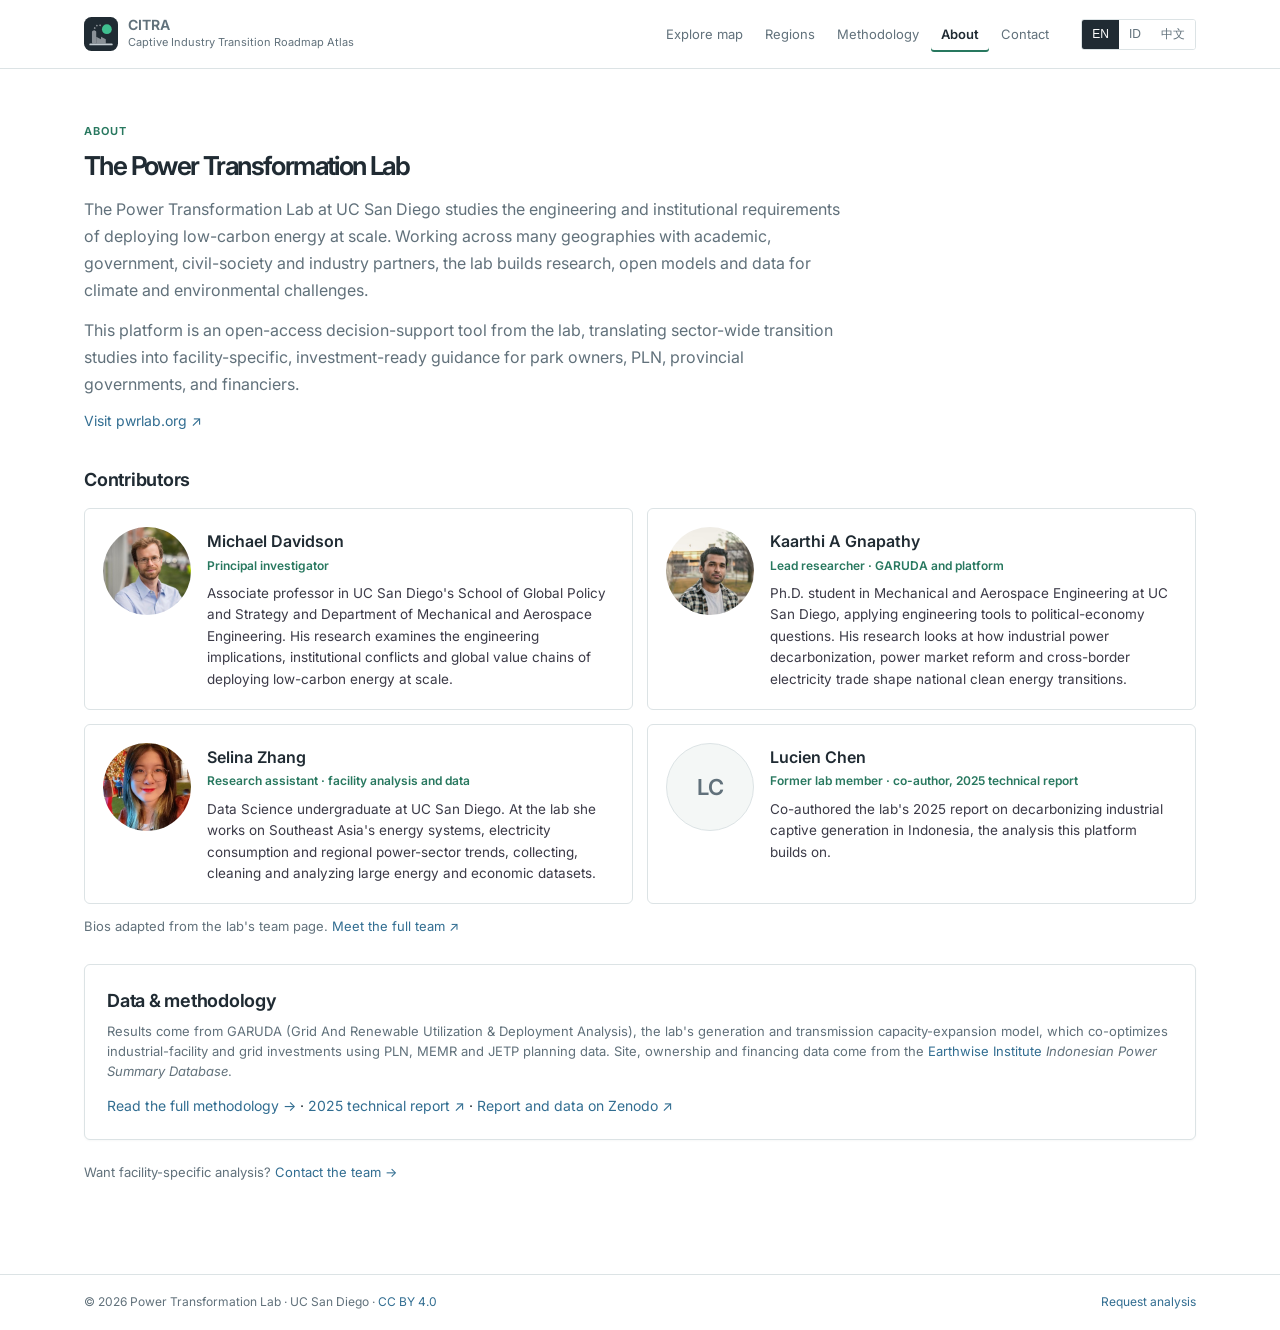
<file: about.html>
<!DOCTYPE html>
<html lang="en" data-i18n-title="nav_about">
<head>
<meta charset="utf-8">
<meta name="viewport" content="width=device-width, initial-scale=1">
<title>About · CITRA</title>
<link rel="icon" type="image/svg+xml" href="assets/img/logo.svg">
<link rel="preconnect" href="https://fonts.googleapis.com">
<link rel="preconnect" href="https://fonts.gstatic.com" crossorigin>
<link href="https://fonts.googleapis.com/css2?family=Inter:wght@400;500;600;700&display=swap" rel="stylesheet">
<link rel="stylesheet" href="assets/css/styles.css">
</head>
<body>

<header class="site">
  <div class="wrap navrow">
    <a class="brand" href="index.html">
      <img class="mark" src="assets/img/logo.svg" alt="" width="34" height="34">
      <span><b data-i18n="brand">CITRA</b><span data-i18n="brand_sub">Captive Industry Transition Roadmap Atlas</span></span>
    </a>
    <nav class="main">
      <a href="index.html" data-i18n="nav_explore">Explore map</a>
      <a href="region.html" data-i18n="nav_region">Regions</a>
      <a href="methodology.html" data-i18n="nav_method">Methodology</a>
      <a href="about.html" class="active" data-i18n="nav_about">About</a>
      <a href="contact.html" data-i18n="nav_contact">Contact</a>
    </nav>
    <div class="lang"><button data-lang="en" class="on">EN</button><button data-lang="id">ID</button><button data-lang="zh" lang="zh-Hans">中文</button></div>
  </div>
</header>

<main class="wrap section">
  <div class="kick" data-i18n="ab_kick">About</div>
  <h1 style="font-size:26px" data-i18n="ab_lab_h">The Power Transformation Lab</h1>
  <p class="lead" data-i18n="ab_lab_p">The Power Transformation Lab at UC San Diego studies the engineering and institutional requirements of deploying low-carbon energy at scale. Working across many geographies with academic, government, civil-society and industry partners, the lab builds research, open models and data for climate and environmental challenges.</p>
  <p class="lead" style="margin-top:12px" data-i18n="ab_p">This platform is an open-access decision-support tool from the lab, translating sector-wide transition studies into facility-specific, investment-ready guidance for park owners, PLN, provincial governments, and financiers.</p>
  <p style="margin-top:12px;font-size:14px"><a href="https://pwrlab.org" target="_blank" rel="noopener"><span data-i18n="ab_visit">Visit pwrlab.org</span> ↗</a></p>

  <h2 style="margin-top:34px" data-i18n="ab_team">Contributors</h2>
  <div class="people">
    <article class="person">
      <img src="assets/img/team/michael-davidson.jpg" alt="Portrait of Michael Davidson" loading="lazy" width="88" height="88">
      <div>
        <h3>Michael Davidson</h3>
        <p class="role" data-i18n="ab_r_pi">Principal investigator</p>
        <p data-i18n="ab_b_md">Associate professor in UC San Diego's School of Global Policy and Strategy and Department of Mechanical and Aerospace Engineering. His research examines the engineering implications, institutional conflicts and global value chains of deploying low-carbon energy at scale.</p>
      </div>
    </article>
    <article class="person">
      <img src="assets/img/team/kaarthi-gnapathy.jpg" alt="Portrait of Kaarthi Gnapathy" loading="lazy" width="88" height="88">
      <div>
        <h3>Kaarthi A Gnapathy</h3>
        <p class="role" data-i18n="ab_r_lead">Lead researcher · GARUDA and platform</p>
        <p data-i18n="ab_b_kg">Ph.D. student in Mechanical and Aerospace Engineering at UC San Diego, applying engineering tools to political-economy questions. His research looks at how industrial power decarbonization, power market reform and cross-border electricity trade shape national clean energy transitions.</p>
      </div>
    </article>
    <article class="person">
      <img src="assets/img/team/selina-zhang.jpg" alt="Portrait of Selina Zhang" loading="lazy" width="88" height="88">
      <div>
        <h3>Selina Zhang</h3>
        <p class="role" data-i18n="ab_r_ra">Research assistant · facility analysis and data</p>
        <p data-i18n="ab_b_sz">Data Science undergraduate at UC San Diego. At the lab she works on Southeast Asia's energy systems, electricity consumption and regional power-sector trends, collecting, cleaning and analyzing large energy and economic datasets.</p>
      </div>
    </article>
    <article class="person">
      <span class="initials" aria-hidden="true">LC</span>
      <div>
        <h3>Lucien Chen</h3>
        <p class="role" data-i18n="ab_r_co">Former lab member · co-author, 2025 technical report</p>
        <p data-i18n="ab_b_lc">Co-authored the lab's 2025 report on decarbonizing industrial captive generation in Indonesia, the analysis this platform builds on.</p>
      </div>
    </article>
  </div>
  <p class="sub" style="margin-top:12px"><span data-i18n="ab_more">Bios adapted from the lab's team page.</span> <a href="https://pwrlab.org/team.html" target="_blank" rel="noopener"><span data-i18n="ab_teamlink">Meet the full team</span> ↗</a></p>

  <div class="card" style="margin-top:28px">
    <h2 data-i18n="ab_data">Data &amp; methodology</h2>
    <p class="sub" style="margin-top:6px" data-i18n-html="ab_data_p">Results come from GARUDA (Grid And Renewable Utilization &amp; Deployment Analysis), the lab's generation and transmission capacity-expansion model, which co-optimizes industrial-facility and grid investments using PLN, MEMR and JETP planning data. Site, ownership and financing data come from the <a href="https://earthwise.institute" target="_blank" rel="noopener">Earthwise Institute</a> <i>Indonesian Power Summary Database</i>.</p>
    <p style="font-size:14px;margin:10px 0 0">
      <a href="methodology.html"><span data-i18n="ab_method">Read the full methodology</span> →</a> ·
      <a href="https://pwrlab.org/2025/09/30/indonesia-industry-captive-generation.html" target="_blank" rel="noopener"><span data-i18n="ab_report">2025 technical report</span> ↗</a> ·
      <a href="https://zenodo.org/records/17345968" target="_blank" rel="noopener"><span data-i18n="ab_zenodo">Report and data on Zenodo</span> ↗</a>
    </p>
  </div>

  <!-- Partners & stakeholders — commented out pending PI confirmation of the final list (feedback item #3)
  <h2 style="margin-top:24px" data-i18n="ab_part">Partners &amp; stakeholders</h2>
  <p class="sub" data-i18n="ab_partp">Engaged through workshops and bilateral outreach in Jakarta, Bandung &amp; Sulawesi</p>
  <div class="partners">
    <div class="pcard"><b>ITB</b>Academic collaboration · PLN engagement</div>
    <div class="pcard"><b>IESR</b>Modeling · policy advocacy</div>
    <div class="pcard"><b>WRI-Indonesia</b>Industrial park &amp; investor convening</div>
    <div class="pcard"><b>CPI-Indonesia</b>Investor engagement</div>
    <div class="pcard"><b>RMI</b>JETP team connections</div>
    <div class="pcard"><b>MEMR · PLN</b>Policy &amp; grid planning</div>
  </div>
  -->

  <p class="sub" style="margin-top:22px"><span data-i18n="ab_cta">Want facility-specific analysis?</span> <a href="contact.html"><span data-i18n="ab_cta_link">Contact the team</span> →</a></p>
</main>

<footer class="site"><div class="wrap">
  <span data-i18n-html="foot_rights">© 2026 Power Transformation Lab · UC San Diego · <a href="methodology.html#licence">CC BY 4.0</a></span>
  <span><a href="contact.html#request" data-i18n="foot_req">Request analysis</a></span>
</div></footer>

<script src="assets/js/data.js"></script>
<script src="assets/js/i18n.js"></script>
<script>window.initLang();</script>
</body>
</html>
</file>
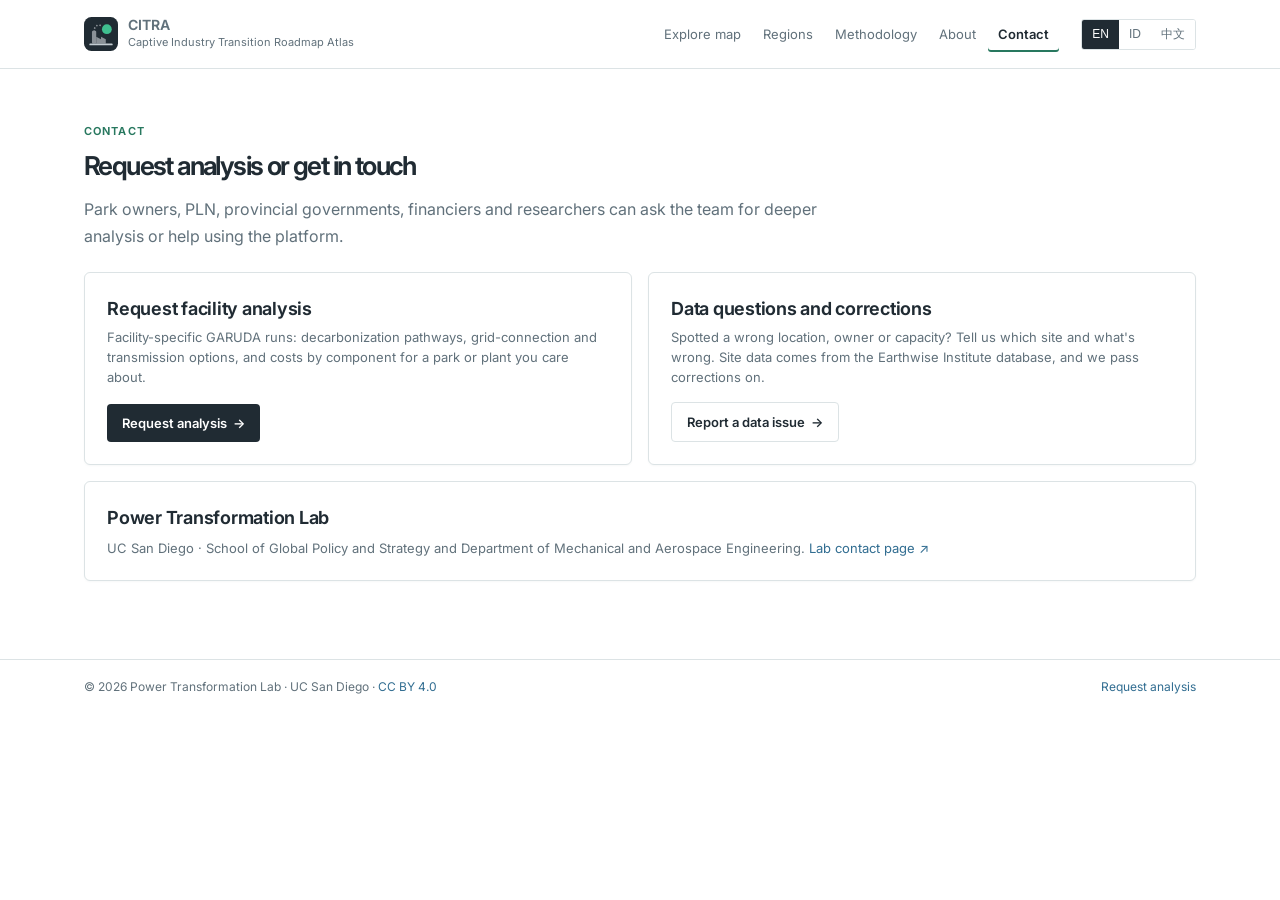
<file: contact.html>
<!DOCTYPE html>
<html lang="en" data-i18n-title="nav_contact">
<head>
<meta charset="utf-8">
<meta name="viewport" content="width=device-width, initial-scale=1">
<title>Contact · CITRA</title>
<link rel="icon" type="image/svg+xml" href="assets/img/logo.svg">
<link rel="preconnect" href="https://fonts.googleapis.com">
<link rel="preconnect" href="https://fonts.gstatic.com" crossorigin>
<link href="https://fonts.googleapis.com/css2?family=Inter:wght@400;500;600;700&display=swap" rel="stylesheet">
<link rel="stylesheet" href="assets/css/styles.css">
</head>
<body>

<header class="site">
  <div class="wrap navrow">
    <a class="brand" href="index.html">
      <img class="mark" src="assets/img/logo.svg" alt="" width="34" height="34">
      <span><b data-i18n="brand">CITRA</b><span data-i18n="brand_sub">Captive Industry Transition Roadmap Atlas</span></span>
    </a>
    <nav class="main">
      <a href="index.html" data-i18n="nav_explore">Explore map</a>
      <a href="region.html" data-i18n="nav_region">Regions</a>
      <a href="methodology.html" data-i18n="nav_method">Methodology</a>
      <a href="about.html" data-i18n="nav_about">About</a>
      <a href="contact.html" class="active" data-i18n="nav_contact">Contact</a>
    </nav>
    <div class="lang"><button data-lang="en" class="on">EN</button><button data-lang="id">ID</button><button data-lang="zh" lang="zh-Hans">中文</button></div>
  </div>
</header>

<main class="wrap section">
  <div class="kick" data-i18n="ct_kick">Contact</div>
  <h1 style="font-size:26px" data-i18n="ct_h">Request analysis or get in touch</h1>
  <p class="lead" data-i18n="ct_p">Park owners, PLN, provincial governments, financiers and researchers can ask the team for deeper analysis or help using the platform.</p>

  <div class="grid2 contact" style="margin-top:22px">
    <div class="card" id="request">
      <h2 data-i18n="ct_req_h">Request facility analysis</h2>
      <p class="sub" data-i18n="ct_req_p">Facility-specific GARUDA runs: decarbonization pathways, grid-connection and transmission options, and costs by component for a park or plant you care about.</p>
      <a class="btn" href="mailto:mrdavidson@ucsd.edu?subject=CITRA%3A%20analysis%20request"><span data-i18n="ct_req_btn">Request analysis</span> →</a>
    </div>
    <div class="card" id="data">
      <h2 data-i18n="ct_data_h">Data questions and corrections</h2>
      <p class="sub" data-i18n="ct_data_p">Spotted a wrong location, owner or capacity? Tell us which site and what's wrong. Site data comes from the Earthwise Institute database, and we pass corrections on.</p>
      <a class="btn ghost" href="mailto:mrdavidson@ucsd.edu?subject=CITRA%3A%20data%20correction"><span data-i18n="ct_data_btn">Report a data issue</span> →</a>
    </div>
  </div>

  <div class="card" style="margin-top:16px">
    <h2 data-i18n="ct_lab_h">Power Transformation Lab</h2>
    <p class="sub" style="margin:6px 0 0"><span data-i18n="ct_lab_p">UC San Diego · School of Global Policy and Strategy and Department of Mechanical and Aerospace Engineering.</span>
      <a href="https://pwrlab.org/contact.html" target="_blank" rel="noopener"><span data-i18n="ct_lab_link">Lab contact page</span> ↗</a></p>
  </div>
</main>

<footer class="site"><div class="wrap">
  <span data-i18n-html="foot_rights">© 2026 Power Transformation Lab · UC San Diego · <a href="methodology.html#licence">CC BY 4.0</a></span>
  <span><a href="contact.html#request" data-i18n="foot_req">Request analysis</a></span>
</div></footer>

<script src="assets/js/data.js"></script>
<script src="assets/js/i18n.js"></script>
<script>window.initLang();</script>
</body>
</html>
</file>
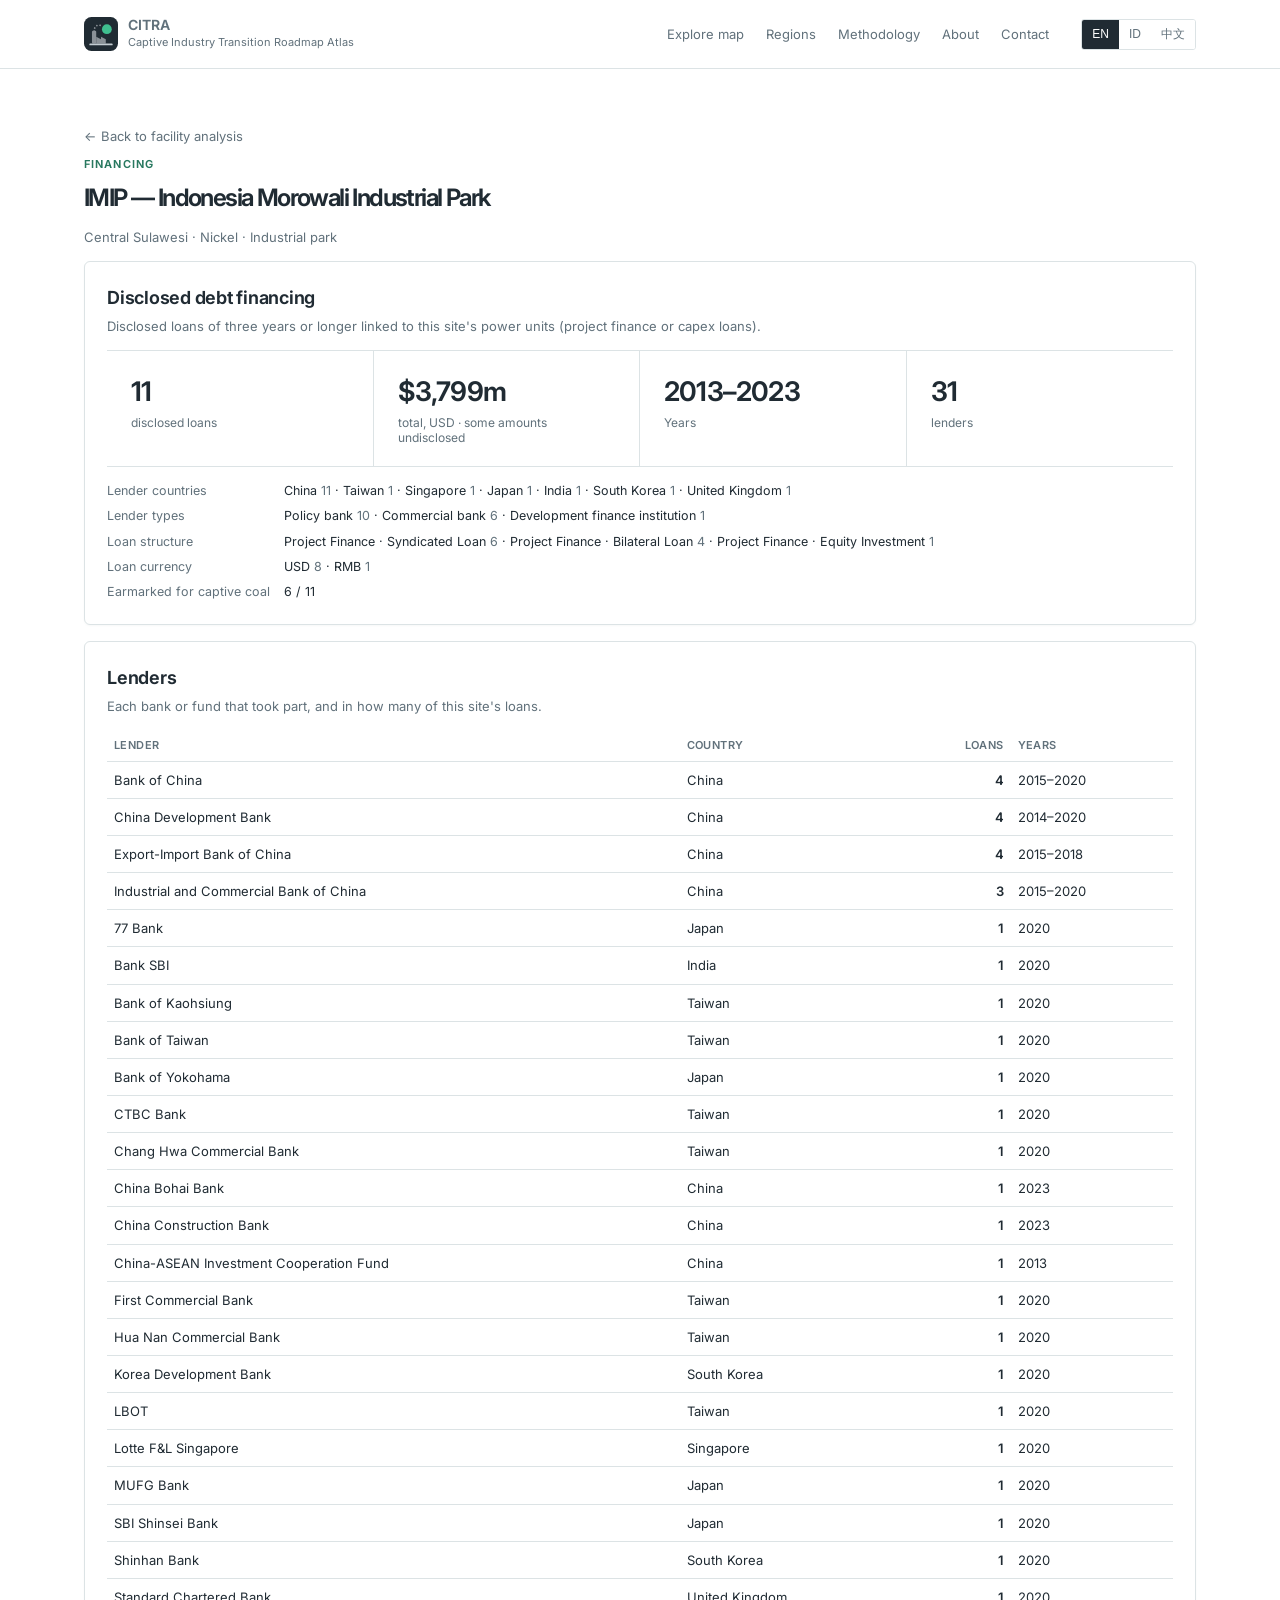
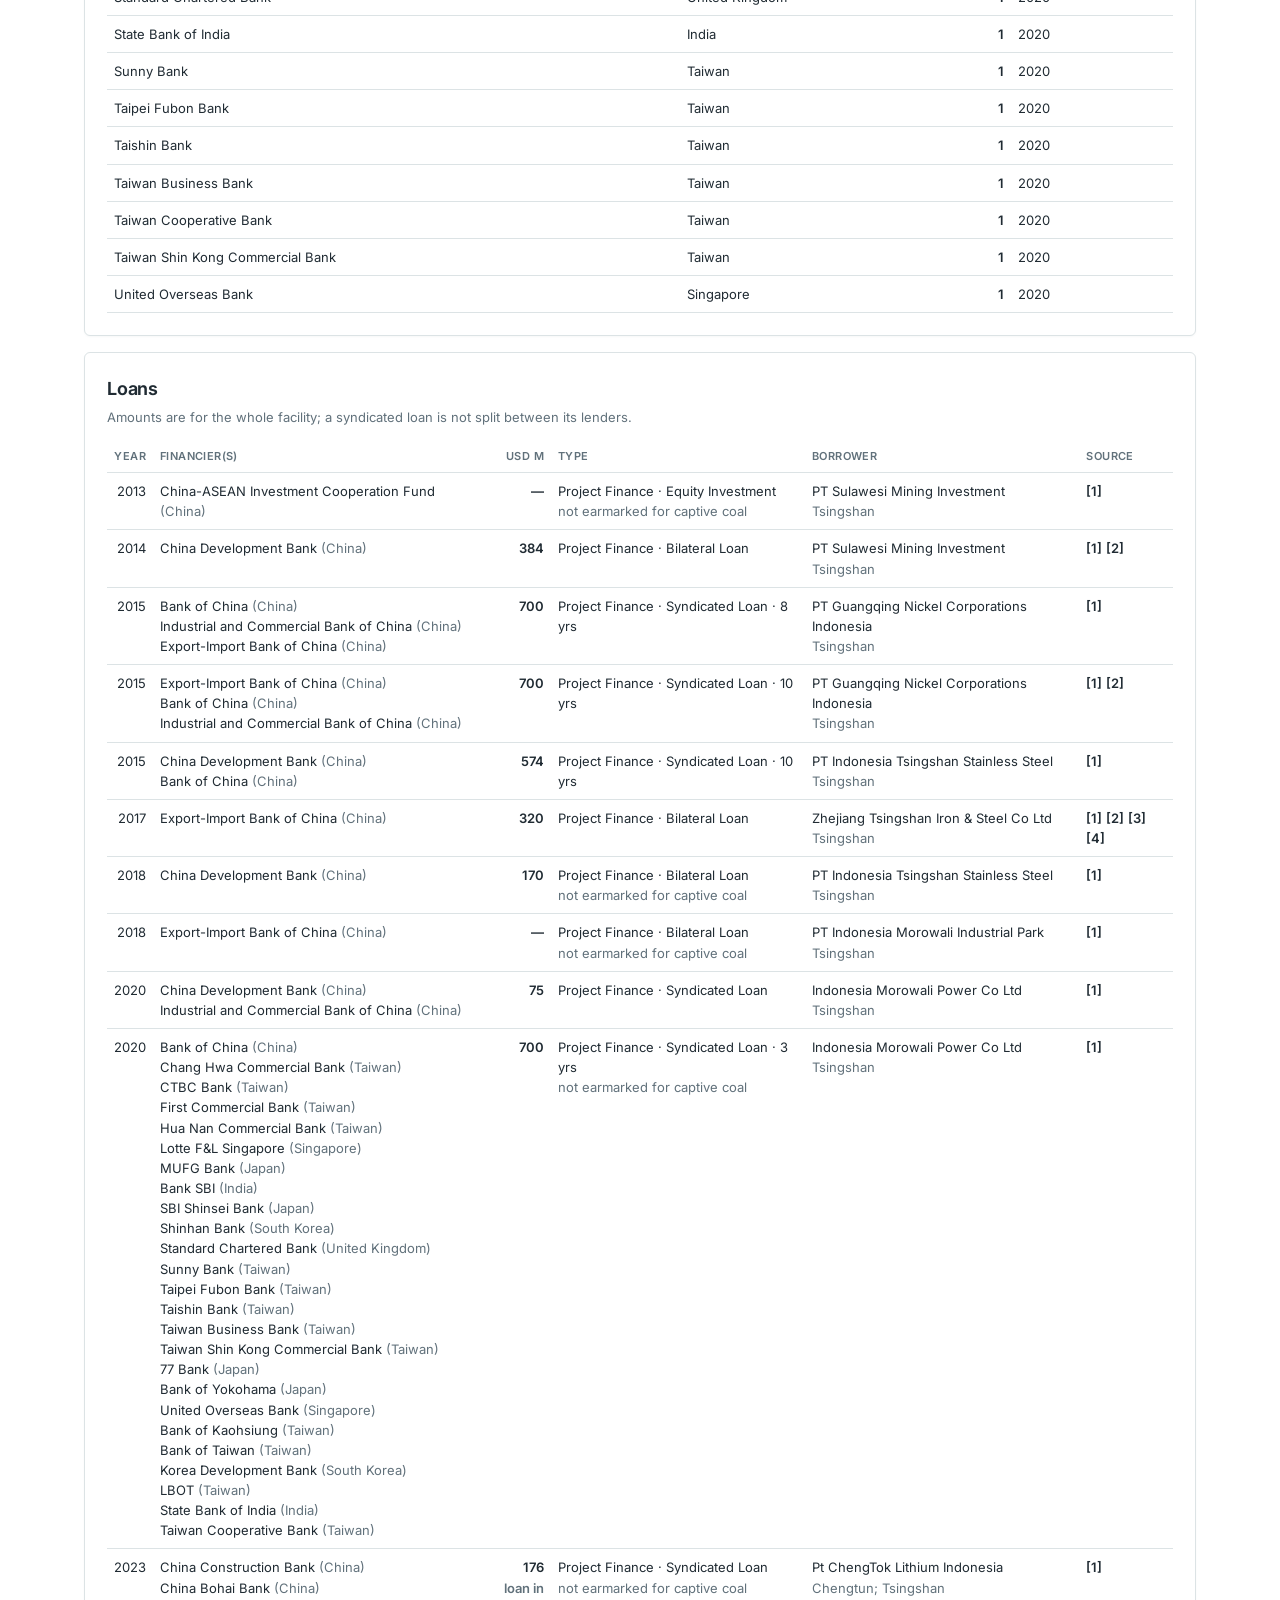
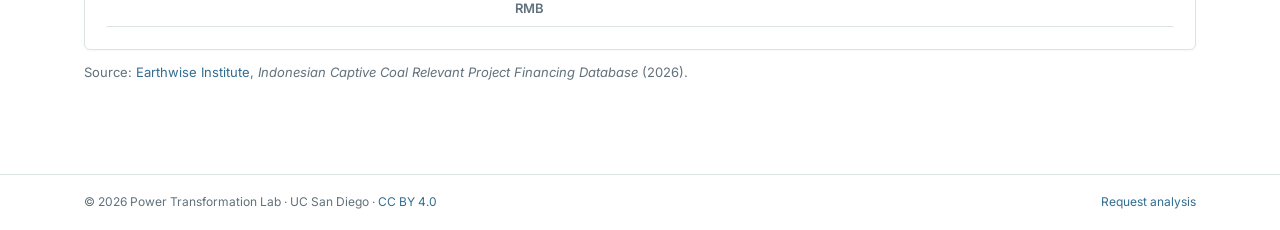
<file: financing.html>
<!DOCTYPE html>
<html lang="en">
<head>
<meta charset="utf-8">
<meta name="viewport" content="width=device-width, initial-scale=1">
<title>Financing · CITRA</title>
<link rel="icon" type="image/svg+xml" href="assets/img/logo.svg">
<link rel="preconnect" href="https://fonts.googleapis.com">
<link rel="preconnect" href="https://fonts.gstatic.com" crossorigin>
<link href="https://fonts.googleapis.com/css2?family=Inter:wght@400;500;600;700&display=swap" rel="stylesheet">
<link rel="stylesheet" href="assets/css/styles.css">
</head>
<body>

<header class="site">
  <div class="wrap navrow">
    <a class="brand" href="index.html">
      <img class="mark" src="assets/img/logo.svg" alt="" width="34" height="34">
      <span><b data-i18n="brand">CITRA</b><span data-i18n="brand_sub">Captive Industry Transition Roadmap Atlas</span></span>
    </a>
    <nav class="main">
      <a href="index.html" data-i18n="nav_explore">Explore map</a>
      <a href="region.html" data-i18n="nav_region">Regions</a>
      <a href="methodology.html" data-i18n="nav_method">Methodology</a>
      <a href="about.html" data-i18n="nav_about">About</a>
      <a href="contact.html" data-i18n="nav_contact">Contact</a>
    </nav>
    <div class="lang"><button data-lang="en" class="on">EN</button><button data-lang="id">ID</button><button data-lang="zh" lang="zh-Hans">中文</button></div>
  </div>
</header>

<main class="wrap section">
  <a class="back" id="backFac" href="facility.html">← <span data-i18n="own_back">Back to facility analysis</span></a>
  <div class="kick" style="margin-top:8px" data-i18n="fin_kick">Financing</div>
  <h1 id="finName" style="font-size:24px">—</h1>
  <p class="sub" id="finMeta"></p>

  <div class="card">
    <h2 data-i18n="fin_sum_h">Disclosed debt financing</h2>
    <p class="sub" data-i18n="fac_finp">Disclosed loans of three years or longer linked to this site's power units (project finance or capex loans).</p>
    <div class="stats" id="finStats" style="margin:4px 0 14px"></div>
    <dl class="facts" id="finFacts"></dl>
  </div>

  <div class="card" id="lenderCard" style="margin-top:16px">
    <h2 data-i18n="fin_lenders_h">Lenders</h2>
    <p class="sub" data-i18n="fin_lenders_p">Each bank or fund that took part, and in how many of this site's loans.</p>
    <div class="tscroll"><table class="dt">
      <thead><tr><th data-i18n="th_lender">Lender</th><th data-i18n="own_country">Country</th><th style="text-align:right" data-i18n="th_loans">Loans</th><th data-i18n="th_years">Years</th></tr></thead>
      <tbody id="lenderBody"></tbody>
    </table></div>
  </div>

  <div class="card" id="loanCard" style="margin-top:16px">
    <h2 data-i18n="fin_list_h">Loans</h2>
    <p class="sub" data-i18n="fin_list_p">Amounts are for the whole facility; a syndicated loan is not split between its lenders.</p>
    <div class="tscroll"><table class="dt">
      <thead><tr><th style="text-align:right" data-i18n="th_year">Year</th><th data-i18n="th_financiers">Financier(s)</th><th style="text-align:right" data-i18n="th_amount">USD m</th><th data-i18n="th_type">Type</th><th data-i18n="th_borrower">Borrower</th><th data-i18n="th_ref">Source</th></tr></thead>
      <tbody id="loanBody"></tbody>
    </table></div>
  </div>

  <p class="sub" style="margin-top:12px" data-i18n-html="fin_src">Source: <a href="https://earthwise.institute" target="_blank" rel="noopener">Earthwise Institute</a>, <i>Indonesian Captive Coal Relevant Project Financing Database</i> (2026).</p>
</main>

<footer class="site"><div class="wrap">
  <span data-i18n-html="foot_rights">© 2026 Power Transformation Lab · UC San Diego · <a href="methodology.html#licence">CC BY 4.0</a></span>
  <span><a href="contact.html#request" data-i18n="foot_req">Request analysis</a></span>
</div></footer>

<script src="assets/js/parks.js"></script>
<script src="assets/js/site-details.js"></script>
<script src="assets/js/data.js"></script>
<script src="assets/js/i18n.js"></script>
<script src="assets/js/financing.js"></script>
<script>window.initLang();</script>
</body>
</html>
</file>
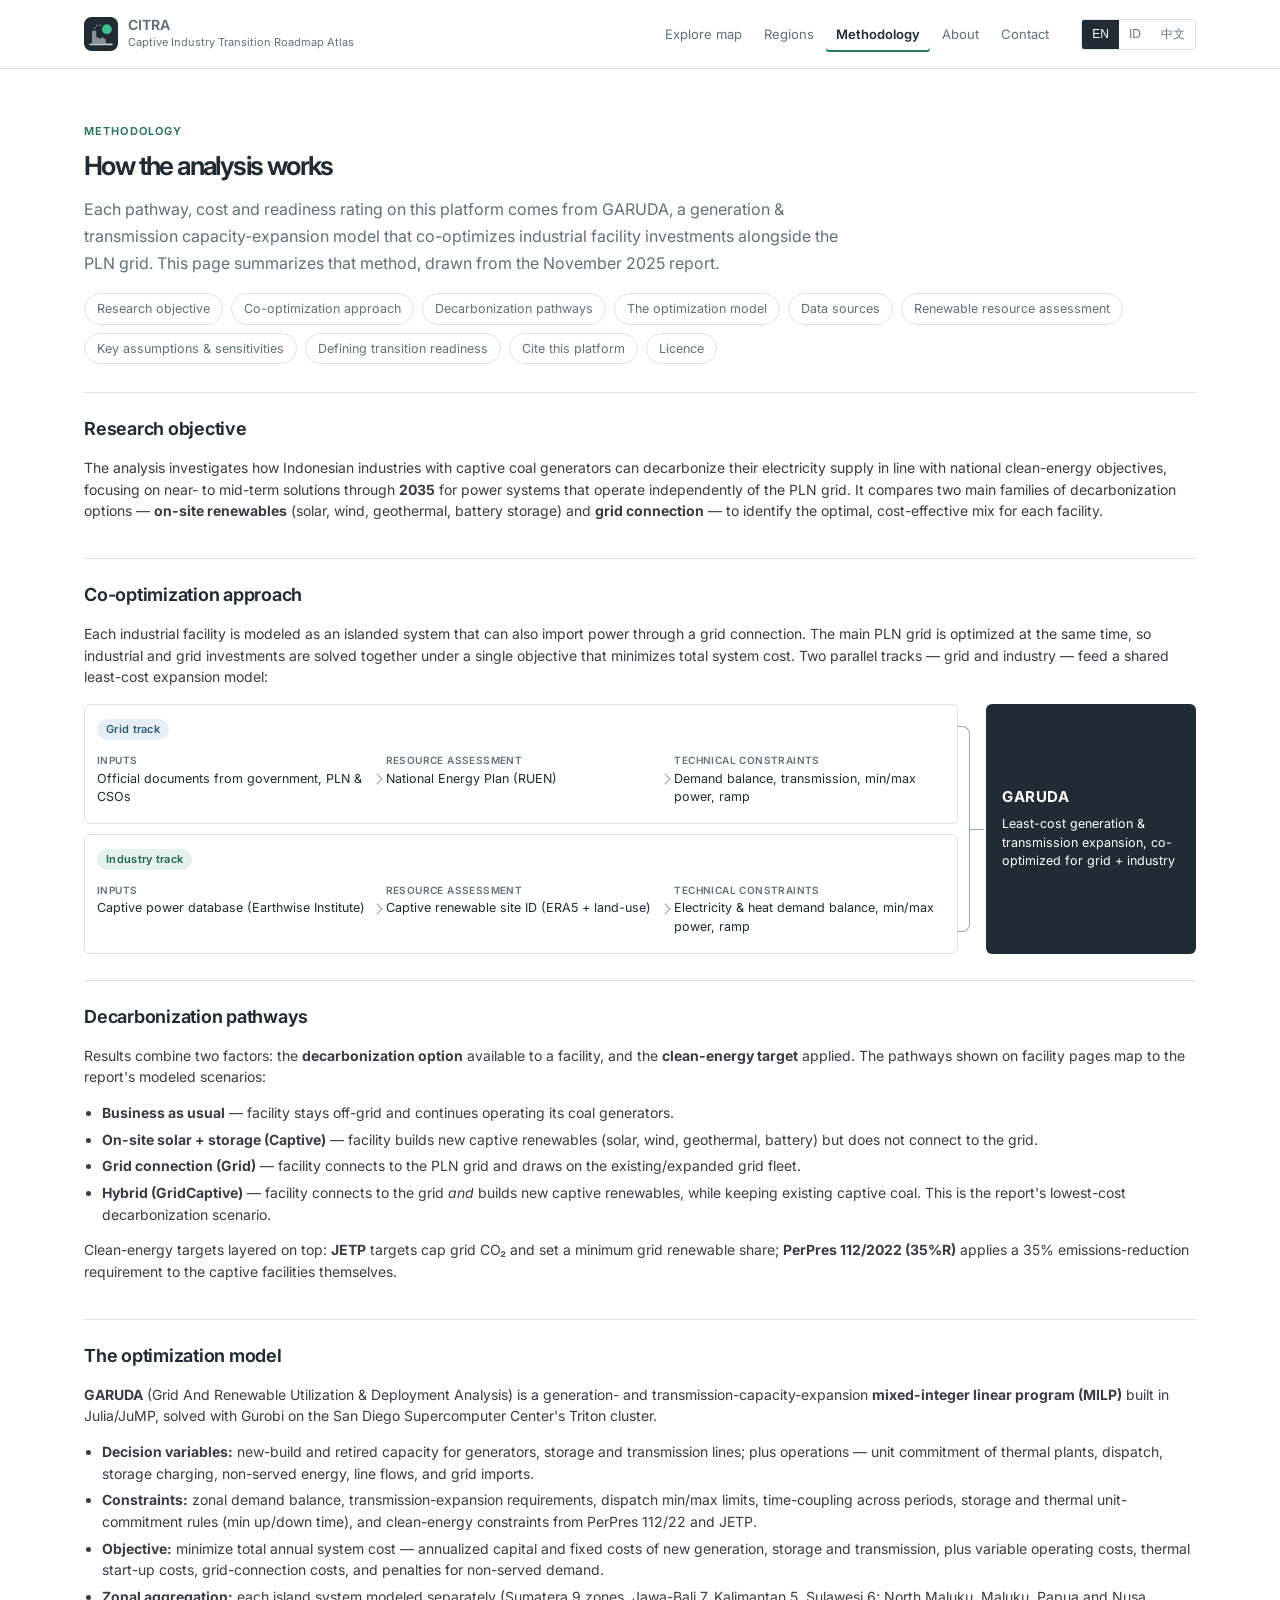
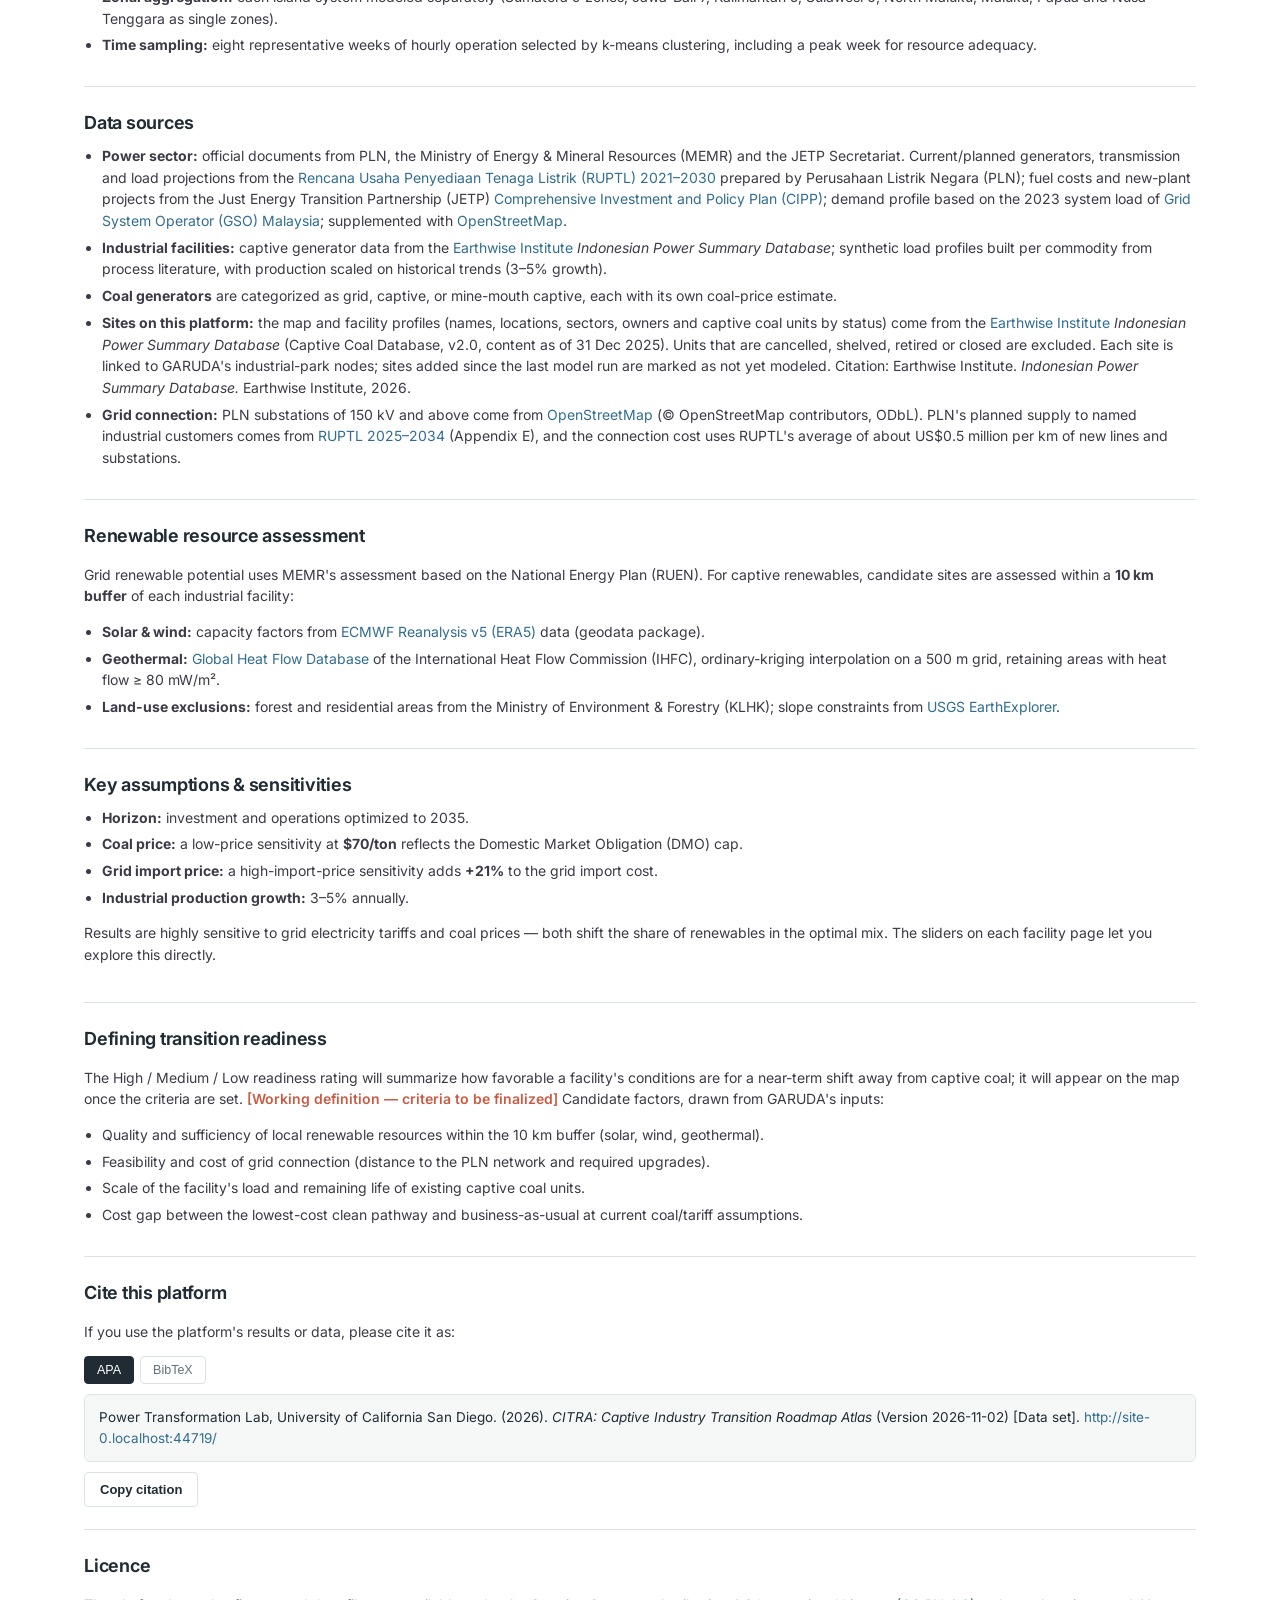
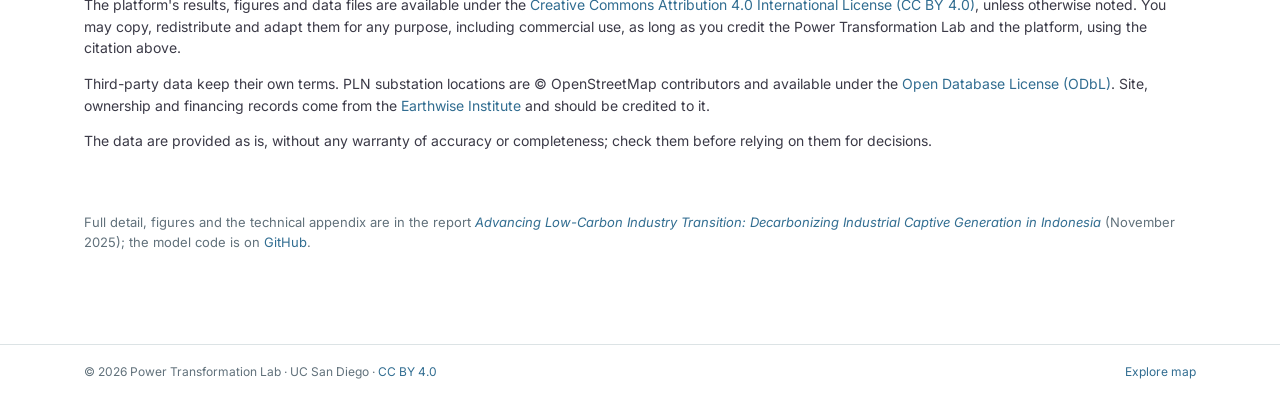
<file: methodology.html>
<!DOCTYPE html>
<html lang="en" data-i18n-title="nav_method">
<head>
<meta charset="utf-8">
<meta name="viewport" content="width=device-width, initial-scale=1">
<title>Methodology · CITRA</title>
<link rel="icon" type="image/svg+xml" href="assets/img/logo.svg">
<link rel="preconnect" href="https://fonts.googleapis.com">
<link rel="preconnect" href="https://fonts.gstatic.com" crossorigin>
<link href="https://fonts.googleapis.com/css2?family=Inter:wght@400;500;600;700&display=swap" rel="stylesheet">
<link rel="stylesheet" href="assets/css/styles.css">
<style>
  .cite { white-space: pre-wrap; overflow-wrap: anywhere; background: #f6f8f8; border: 1px solid var(--line); border-radius: 6px; padding: 12px 14px; margin: 10px 0; font: inherit; font-size: 13.5px; line-height: 1.55; }
  .cite.bib { font-family: ui-monospace, SFMono-Regular, Menlo, Consolas, monospace; font-size: 12px; }
  .toc { display:flex; flex-wrap:wrap; gap:8px; margin:16px 0 28px; }
  .toc a { font-size:12.5px; color:var(--mut); border:1px solid var(--line); border-radius:20px; padding:5px 12px; }
  .toc a:hover { background:var(--soft); color:var(--ink); text-decoration:none; }
  .mblock { padding:22px 0; border-top:1px solid var(--line); }
  .mblock p, .mblock li { font-size:14px; color:#3b3a47; }
  .mblock ul { padding-left:18px; margin:8px 0; }
  .mblock li { margin:5px 0; }
  .cof { display:grid; grid-template-columns:1fr 28px 210px; align-items:stretch; margin:16px 0 4px; }
  .cof-lanes { display:grid; gap:10px; }
  .cof-lane { border:1px solid var(--line); border-radius:var(--radius); padding:10px 12px 12px; background:#fff; }
  .cof-lh { display:inline-block; font-size:11px; font-weight:600; letter-spacing:.3px; padding:2px 9px; border-radius:20px; margin-bottom:8px; }
  .cof-lane.grid .cof-lh { background:#e6eff5; color:#2d5f7d; }
  .cof-lane.ind .cof-lh { background:#e4f1ec; color:#22664f; }
  .cof-steps { list-style:none; margin:0; padding:0; display:grid; grid-template-columns:repeat(3,1fr); gap:18px; counter-reset:s; }
  .cof-steps li { position:relative; font-size:12.5px; line-height:1.45; color:var(--ink); }
  .cof-steps li + li::before { content:""; position:absolute; left:-13px; top:50%; width:7px; height:7px; border-top:1.5px solid #9aa7ae; border-right:1.5px solid #9aa7ae; transform:translateY(-50%) rotate(45deg); }
  .cof-sh { display:block; font-size:10px; font-weight:600; text-transform:uppercase; letter-spacing:.4px; color:var(--mut); margin-bottom:2px; }
  .cof-join { position:relative; margin:22px 0; border:1.5px solid #9aa7ae; border-left:0; border-radius:0 8px 8px 0; width:12px; }
  .cof-join::after { content:""; position:absolute; left:12px; top:50%; width:14px; border-top:1.5px solid #9aa7ae; }
  .cof-core { background:var(--coal); color:#fff; border-radius:var(--radius); padding:16px; display:flex; flex-direction:column; justify-content:center; gap:6px; font-size:12.5px; line-height:1.5; }
  .cof-core b { font-size:15px; letter-spacing:.5px; }
  @media(max-width:760px){
    .cof { grid-template-columns:1fr; }
    .cof-steps { grid-template-columns:1fr; gap:10px; }
    .cof-steps li + li::before { display:none; }
    .cof-join { margin:0 auto; width:0; height:22px; border:0; border-left:1.5px solid #9aa7ae; border-radius:0; }
    .cof-join::after { display:none; }
  }
</style>
</head>
<body>

<header class="site">
  <div class="wrap navrow">
    <a class="brand" href="index.html">
      <img class="mark" src="assets/img/logo.svg" alt="" width="34" height="34">
      <span><b data-i18n="brand">CITRA</b><span data-i18n="brand_sub">Captive Industry Transition Roadmap Atlas</span></span>
    </a>
    <nav class="main">
      <a href="index.html" data-i18n="nav_explore">Explore map</a>
      <a href="region.html" data-i18n="nav_region">Regions</a>
      <a href="methodology.html" class="active" data-i18n="nav_method">Methodology</a>
      <a href="about.html" data-i18n="nav_about">About</a>
      <a href="contact.html" data-i18n="nav_contact">Contact</a>
    </nav>
    <div class="lang"><button data-lang="en" class="on">EN</button><button data-lang="id">ID</button><button data-lang="zh" lang="zh-Hans">中文</button></div>
  </div>
</header>

<main class="wrap section">
  <div class="kick" data-i18n="nav_method">Methodology</div>
  <h1 style="font-size:26px" data-i18n="m_h1">How the analysis works</h1>
  <p class="lead" data-i18n="m_lead">Each pathway, cost and readiness rating on this platform comes from GARUDA, a generation &amp; transmission capacity-expansion model that co-optimizes industrial facility investments alongside the PLN grid. This page summarizes that method, drawn from the November 2025 report.</p>

  <div class="toc">
    <a href="#obj" data-i18n="m_obj">Research objective</a>
    <a href="#approach" data-i18n="m_approach">Co-optimization approach</a>
    <a href="#path" data-i18n="m_path">Decarbonization pathways</a>
    <a href="#model" data-i18n="m_model">The optimization model</a>
    <a href="#data" data-i18n="m_data">Data sources</a>
    <a href="#re" data-i18n="m_re">Renewable resource assessment</a>
    <a href="#assume" data-i18n="m_assume">Assumptions &amp; sensitivities</a>
    <a href="#ready" data-i18n="m_ready">Transition readiness</a>
    <a href="#cite" data-i18n="m_cite">Cite this platform</a>
    <a href="#licence" data-i18n="m_lic">Licence</a>
  </div>

  <section class="mblock" id="obj">
    <h2 data-i18n="m_obj">Research objective</h2>
    <div data-i18n-html="m_obj_b">
    <p>The analysis investigates how Indonesian industries with captive coal generators can decarbonize their electricity supply in line with national clean-energy objectives, focusing on near- to mid-term solutions through <b>2035</b> for power systems that operate independently of the PLN grid. It compares two main families of decarbonization options — <b>on-site renewables</b> (solar, wind, geothermal, battery storage) and <b>grid connection</b> — to identify the optimal, cost-effective mix for each facility.</p>
    </div>
  </section>

  <section class="mblock" id="approach">
    <h2 data-i18n="m_approach">Co-optimization approach</h2>
    <div data-i18n-html="m_approach_b">
    <p>Each industrial facility is modeled as an islanded system that can also import power through a grid connection. The main PLN grid is optimized at the same time, so industrial and grid investments are solved together under a single objective that minimizes total system cost. Two parallel tracks — grid and industry — feed a shared least-cost expansion model:</p>
    </div>
    <div class="cof" role="img" aria-label="Diagram: the grid track and the industry track each go from inputs to resource assessment to technical constraints, and both feed the GARUDA optimization">
      <div class="cof-lanes">
        <div class="cof-lane grid">
          <div class="cof-lh" data-i18n="fl_grid">Grid track</div>
          <ol class="cof-steps">
            <li><span class="cof-sh" data-i18n="fl_in">Inputs</span><span data-i18n="fl_g1">Official documents from government, PLN &amp; CSOs</span></li>
            <li><span class="cof-sh" data-i18n="fl_res">Resource assessment</span><span data-i18n="fl_g2">National Energy Plan (RUEN)</span></li>
            <li><span class="cof-sh" data-i18n="fl_con">Technical constraints</span><span data-i18n="fl_g3">Demand balance, transmission, min/max power, ramp</span></li>
          </ol>
        </div>
        <div class="cof-lane ind">
          <div class="cof-lh" data-i18n="fl_ind">Industry track</div>
          <ol class="cof-steps">
            <li><span class="cof-sh" data-i18n="fl_in">Inputs</span><span data-i18n="fl_i1">Captive power database (Earthwise Institute)</span></li>
            <li><span class="cof-sh" data-i18n="fl_res">Resource assessment</span><span data-i18n="fl_i2">Captive renewable site ID (ERA5 + land-use)</span></li>
            <li><span class="cof-sh" data-i18n="fl_con">Technical constraints</span><span data-i18n="fl_i3">Electricity &amp; heat demand balance, min/max power, ramp</span></li>
          </ol>
        </div>
      </div>
      <div class="cof-join" aria-hidden="true"></div>
      <div class="cof-core"><b>GARUDA</b><span data-i18n="fl_core">Least-cost generation &amp; transmission expansion, co-optimized for grid + industry</span></div>
    </div>
  </section>

  <section class="mblock" id="path">
    <h2 data-i18n="m_path">Decarbonization pathways</h2>
    <div data-i18n-html="m_path_b">
    <p>Results combine two factors: the <b>decarbonization option</b> available to a facility, and the <b>clean-energy target</b> applied. The pathways shown on facility pages map to the report's modeled scenarios:</p>
    <ul>
      <li><b>Business as usual</b> — facility stays off-grid and continues operating its coal generators.</li>
      <li><b>On-site solar + storage (Captive)</b> — facility builds new captive renewables (solar, wind, geothermal, battery) but does not connect to the grid.</li>
      <li><b>Grid connection (Grid)</b> — facility connects to the PLN grid and draws on the existing/expanded grid fleet.</li>
      <li><b>Hybrid (GridCaptive)</b> — facility connects to the grid <i>and</i> builds new captive renewables, while keeping existing captive coal. This is the report's lowest-cost decarbonization scenario.</li>
    </ul>
    <p>Clean-energy targets layered on top: <b>JETP</b> targets cap grid CO₂ and set a minimum grid renewable share; <b>PerPres 112/2022 (35%R)</b> applies a 35% emissions-reduction requirement to the captive facilities themselves.</p>
    </div>
  </section>

  <section class="mblock" id="model">
    <h2 data-i18n="m_model">The optimization model</h2>
    <div data-i18n-html="m_model_b">
    <p><b>GARUDA</b> (Grid And Renewable Utilization &amp; Deployment Analysis) is a generation- and transmission-capacity-expansion <b>mixed-integer linear program (MILP)</b> built in Julia/JuMP, solved with Gurobi on the San Diego Supercomputer Center's Triton cluster.</p>
    <ul>
      <li><b>Decision variables:</b> new-build and retired capacity for generators, storage and transmission lines; plus operations — unit commitment of thermal plants, dispatch, storage charging, non-served energy, line flows, and grid imports.</li>
      <li><b>Constraints:</b> zonal demand balance, transmission-expansion requirements, dispatch min/max limits, time-coupling across periods, storage and thermal unit-commitment rules (min up/down time), and clean-energy constraints from PerPres 112/22 and JETP.</li>
      <li><b>Objective:</b> minimize total annual system cost — annualized capital and fixed costs of new generation, storage and transmission, plus variable operating costs, thermal start-up costs, grid-connection costs, and penalties for non-served demand.</li>
      <li><b>Zonal aggregation:</b> each island system modeled separately (Sumatera 9 zones, Jawa-Bali 7, Kalimantan 5, Sulawesi 6; North Maluku, Maluku, Papua and Nusa Tenggara as single zones).</li>
      <li><b>Time sampling:</b> eight representative weeks of hourly operation selected by k-means clustering, including a peak week for resource adequacy.</li>
    </ul>
    </div>
  </section>

  <section class="mblock" id="data">
    <h2 data-i18n="m_data">Data sources</h2>
    <div data-i18n-html="m_data_b">
    <ul>
      <li><b>Power sector:</b> official documents from PLN, the Ministry of Energy &amp; Mineral Resources (MEMR) and the JETP Secretariat. Current/planned generators, transmission and load projections from the <a href="https://www.pln.co.id/hubungan-investor-id/informasi-perusahaan-id/ruptl-id-1" target="_blank" rel="noopener">Rencana Usaha Penyediaan Tenaga Listrik (RUPTL) 2021–2030</a> prepared by Perusahaan Listrik Negara (PLN); fuel costs and new-plant projects from the Just Energy Transition Partnership (JETP) <a href="https://jetp-id.org/cipp" target="_blank" rel="noopener">Comprehensive Investment and Policy Plan (CIPP)</a>; demand profile based on the 2023 system load of <a href="https://www.gso.org.my" target="_blank" rel="noopener">Grid System Operator (GSO) Malaysia</a>; supplemented with <a href="https://www.openstreetmap.org/copyright" target="_blank" rel="noopener">OpenStreetMap</a>.</li>
      <li><b>Industrial facilities:</b> captive generator data from the <a href="https://earthwise.institute" target="_blank" rel="noopener">Earthwise Institute</a> <i>Indonesian Power Summary Database</i>; synthetic load profiles built per commodity from process literature, with production scaled on historical trends (3–5% growth).</li>
      <li><b>Coal generators</b> are categorized as grid, captive, or mine-mouth captive, each with its own coal-price estimate.</li>
      <li><b>Sites on this platform:</b> the map and facility profiles (names, locations, sectors, owners and captive coal units by status) come from the <a href="https://earthwise.institute" target="_blank" rel="noopener">Earthwise Institute</a> <i>Indonesian Power Summary Database</i> (Captive Coal Database, v2.0, content as of 31 Dec 2025). Units that are cancelled, shelved, retired or closed are excluded. Each site is linked to GARUDA's industrial-park nodes; sites added since the last model run are marked as not yet modeled. Citation: Earthwise Institute. <i>Indonesian Power Summary Database.</i> Earthwise Institute, 2026.</li>
      <li><b>Grid connection:</b> PLN substations of 150 kV and above come from <a href="https://www.openstreetmap.org/copyright" target="_blank" rel="noopener">OpenStreetMap</a> (© OpenStreetMap contributors, ODbL). PLN's planned supply to named industrial customers comes from <a href="https://www.pln.co.id/hubungan-investor-id/informasi-perusahaan-id/ruptl-id-1" target="_blank" rel="noopener">RUPTL 2025–2034</a> (Appendix E), and the connection cost uses RUPTL's average of about US$0.5 million per km of new lines and substations.</li>
    </ul>
    </div>
  </section>

  <section class="mblock" id="re">
    <h2 data-i18n="m_re">Renewable resource assessment</h2>
    <div data-i18n-html="m_re_b">
    <p>Grid renewable potential uses MEMR's assessment based on the National Energy Plan (RUEN). For captive renewables, candidate sites are assessed within a <b>10 km buffer</b> of each industrial facility:</p>
    <ul>
      <li><b>Solar &amp; wind:</b> capacity factors from <a href="https://cds.climate.copernicus.eu/datasets/reanalysis-era5-single-levels" target="_blank" rel="noopener">ECMWF Reanalysis v5 (ERA5)</a> data (geodata package).</li>
      <li><b>Geothermal:</b> <a href="https://ihfc-iugg.org/products/global-heat-flow-database" target="_blank" rel="noopener">Global Heat Flow Database</a> of the International Heat Flow Commission (IHFC), ordinary-kriging interpolation on a 500 m grid, retaining areas with heat flow ≥ 80 mW/m².</li>
      <li><b>Land-use exclusions:</b> forest and residential areas from the Ministry of Environment &amp; Forestry (KLHK); slope constraints from <a href="https://earthexplorer.usgs.gov" target="_blank" rel="noopener">USGS EarthExplorer</a>.</li>
    </ul>
    </div>
  </section>

  <section class="mblock" id="assume">
    <h2 data-i18n="m_assume">Key assumptions &amp; sensitivities</h2>
    <div data-i18n-html="m_assume_b">
    <ul>
      <li><b>Horizon:</b> investment and operations optimized to 2035.</li>
      <li><b>Coal price:</b> a low-price sensitivity at <b>$70/ton</b> reflects the Domestic Market Obligation (DMO) cap.</li>
      <li><b>Grid import price:</b> a high-import-price sensitivity adds <b>+21%</b> to the grid import cost.</li>
      <li><b>Industrial production growth:</b> 3–5% annually.</li>
    </ul>
    <p>Results are highly sensitive to grid electricity tariffs and coal prices — both shift the share of renewables in the optimal mix. The sliders on each facility page let you explore this directly.</p>
    </div>
  </section>

  <section class="mblock" id="ready">
    <h2 data-i18n="m_ready">Defining transition readiness</h2>
    <div data-i18n-html="m_ready_b">
    <p>The High / Medium / Low readiness rating will summarize how favorable a facility's conditions are for a near-term shift away from captive coal; it will appear on the map once the criteria are set. <span style="color:var(--coral);font-weight:600">[Working definition — criteria to be finalized]</span> Candidate factors, drawn from GARUDA's inputs:</p>
    <ul>
      <li>Quality and sufficiency of local renewable resources within the 10 km buffer (solar, wind, geothermal).</li>
      <li>Feasibility and cost of grid connection (distance to the PLN network and required upgrades).</li>
      <li>Scale of the facility's load and remaining life of existing captive coal units.</li>
      <li>Cost gap between the lowest-cost clean pathway and business-as-usual at current coal/tariff assumptions.</li>
    </ul>
    </div>
  </section>

  <section class="mblock" id="cite">
    <h2 data-i18n="m_cite">Cite this platform</h2>
    <p data-i18n="m_cite_p">If you use the platform's results or data, please cite it as:</p>
    <div style="display:flex;gap:6px" role="tablist">
      <button class="chip on" id="citeApa" role="tab" aria-selected="true">APA</button>
      <button class="chip" id="citeBib" role="tab" aria-selected="false">BibTeX</button>
    </div>
    <div class="cite" id="citeText"></div>
    <button class="btn ghost" id="citeCopy"><span data-i18n="m_cite_copy">Copy citation</span></button>
  </section>

  <section class="mblock" id="licence">
    <h2 data-i18n="m_lic">Licence</h2>
    <div data-i18n-html="m_lic_b">
    <p>The platform's results, figures and data files are available under the <a href="https://creativecommons.org/licenses/by/4.0/" target="_blank" rel="noopener">Creative Commons Attribution 4.0 International License (CC BY 4.0)</a>, unless otherwise noted. You may copy, redistribute and adapt them for any purpose, including commercial use, as long as you credit the Power Transformation Lab and the platform, using the citation above.</p>
    <p>Third-party data keep their own terms. PLN substation locations are © OpenStreetMap contributors and available under the <a href="https://opendatacommons.org/licenses/odbl/" target="_blank" rel="noopener">Open Database License (ODbL)</a>. Site, ownership and financing records come from the <a href="https://earthwise.institute" target="_blank" rel="noopener">Earthwise Institute</a> and should be credited to it.</p>
    <p>The data are provided as is, without any warranty of accuracy or completeness; check them before relying on them for decisions.</p>
    </div>
  </section>

  <p class="sub" style="margin-top:24px" data-i18n-html="m_foot_b">Full detail, figures and the technical appendix are in the report <a href="https://zenodo.org/records/17345968" target="_blank" rel="noopener"><i>Advancing Low-Carbon Industry Transition: Decarbonizing Industrial Captive Generation in Indonesia</i></a> (November 2025); the model code is on <a href="https://github.com/Power-Lab/captive-indonesia-2025" target="_blank" rel="noopener">GitHub</a>.</p>
</main>

<footer class="site"><div class="wrap">
  <span data-i18n-html="foot_rights">© 2026 Power Transformation Lab · UC San Diego · <a href="methodology.html#licence">CC BY 4.0</a></span>
  <span><a href="index.html" data-i18n="nav_explore">Explore map</a></span>
</div></footer>

<script src="assets/js/data.js"></script>
<script src="assets/js/results.js"></script>
<script src="assets/js/i18n.js"></script>
<script src="assets/js/cite.js"></script>
<script>window.initLang();</script>
</body>
</html>
</file>
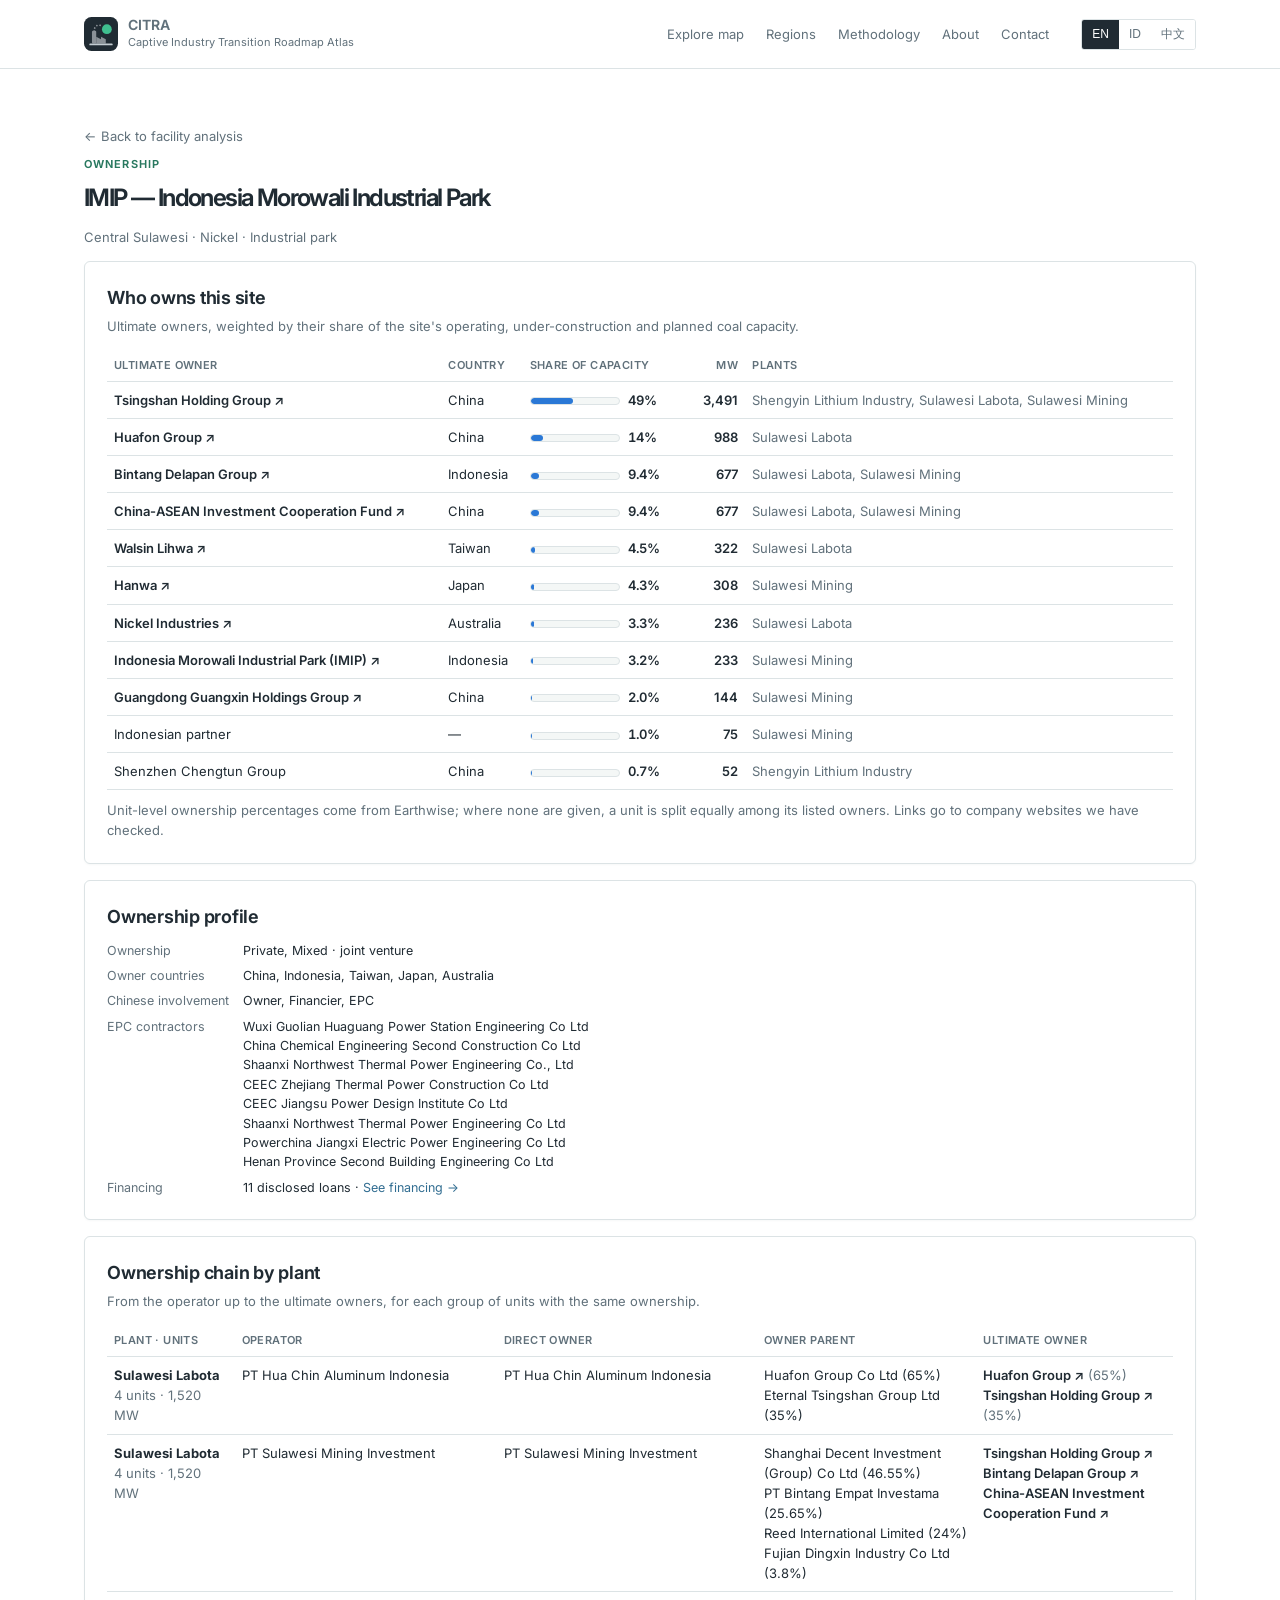
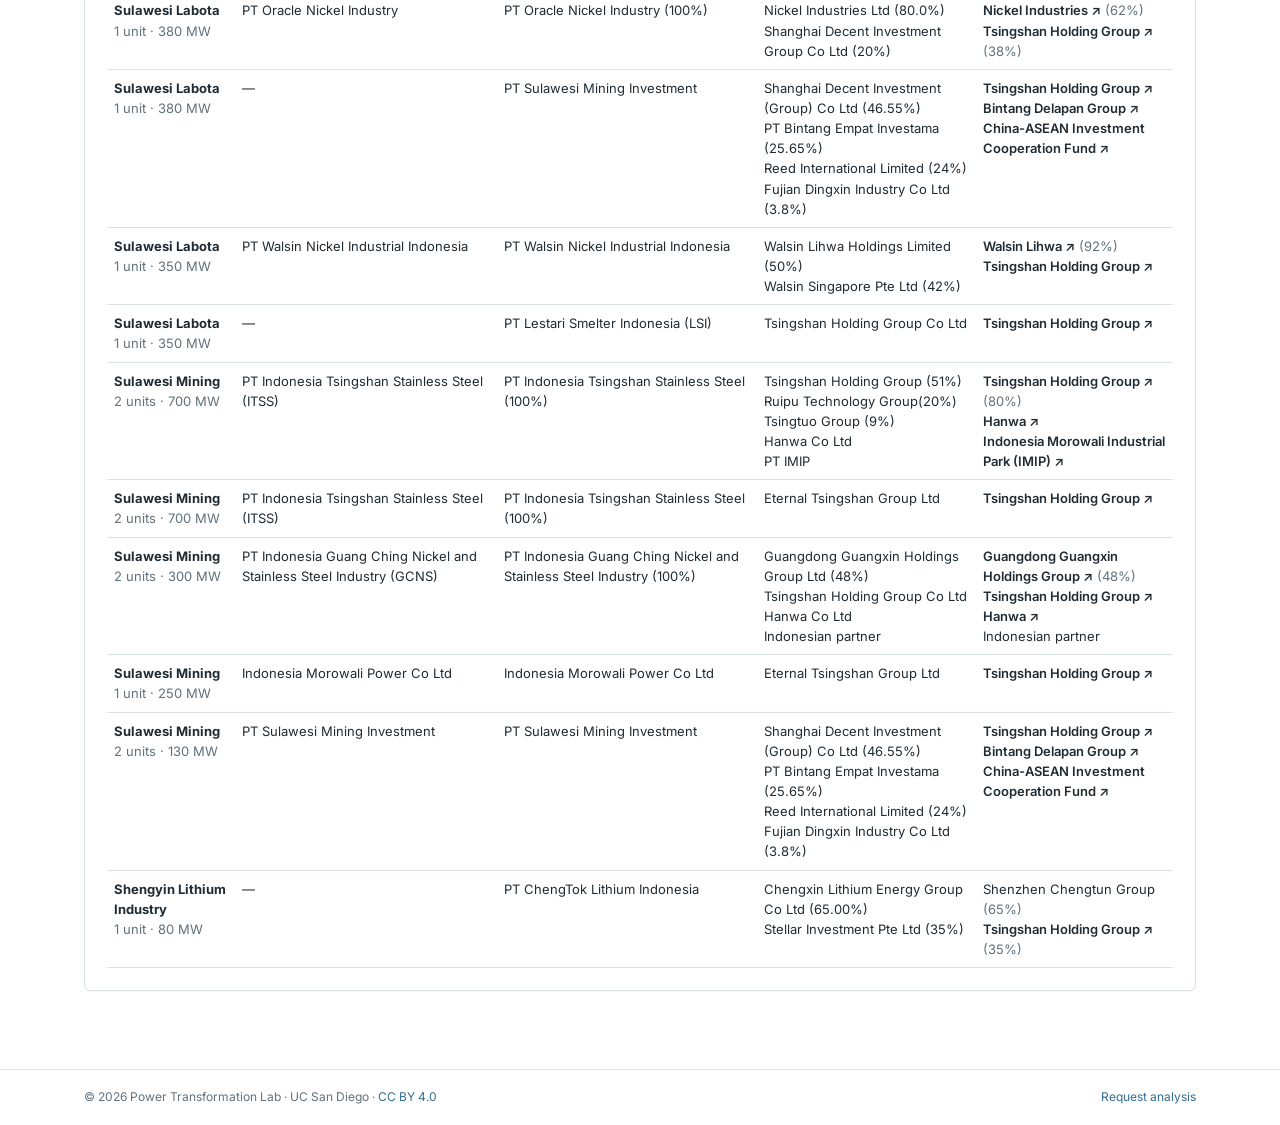
<file: ownership.html>
<!DOCTYPE html>
<html lang="en">
<head>
<meta charset="utf-8">
<meta name="viewport" content="width=device-width, initial-scale=1">
<title>Ownership · CITRA</title>
<link rel="icon" type="image/svg+xml" href="assets/img/logo.svg">
<link rel="preconnect" href="https://fonts.googleapis.com">
<link rel="preconnect" href="https://fonts.gstatic.com" crossorigin>
<link href="https://fonts.googleapis.com/css2?family=Inter:wght@400;500;600;700&display=swap" rel="stylesheet">
<link rel="stylesheet" href="assets/css/styles.css">
</head>
<body>

<header class="site">
  <div class="wrap navrow">
    <a class="brand" href="index.html">
      <img class="mark" src="assets/img/logo.svg" alt="" width="34" height="34">
      <span><b data-i18n="brand">CITRA</b><span data-i18n="brand_sub">Captive Industry Transition Roadmap Atlas</span></span>
    </a>
    <nav class="main">
      <a href="index.html" data-i18n="nav_explore">Explore map</a>
      <a href="region.html" data-i18n="nav_region">Regions</a>
      <a href="methodology.html" data-i18n="nav_method">Methodology</a>
      <a href="about.html" data-i18n="nav_about">About</a>
      <a href="contact.html" data-i18n="nav_contact">Contact</a>
    </nav>
    <div class="lang"><button data-lang="en" class="on">EN</button><button data-lang="id">ID</button><button data-lang="zh" lang="zh-Hans">中文</button></div>
  </div>
</header>

<main class="wrap section">
  <a class="back" id="backFac" href="facility.html">← <span data-i18n="own_back">Back to facility analysis</span></a>
  <div class="kick" style="margin-top:8px" data-i18n="own_kick">Ownership</div>
  <h1 id="ownName" style="font-size:24px">—</h1>
  <p class="sub" id="ownMeta"></p>

  <div class="card">
    <h2 data-i18n="own_who">Who owns this site</h2>
    <p class="sub" data-i18n="own_whop">Ultimate owners, weighted by their share of the site's operating, under-construction and planned coal capacity.</p>
    <div class="tscroll"><table class="dt">
      <thead><tr><th data-i18n="own_owner">Ultimate owner</th><th data-i18n="own_country">Country</th><th data-i18n="own_share">Share of capacity</th><th style="text-align:right">MW</th><th data-i18n="own_plants">Plants</th></tr></thead>
      <tbody id="ownBody"></tbody>
    </table></div>
    <p class="sub" style="margin:10px 0 0" data-i18n="own_note">Unit-level ownership percentages come from Earthwise; where none are given, a unit is split equally among its listed owners. Links go to company websites we have checked.</p>
  </div>

  <div class="card" style="margin-top:16px">
    <h2 data-i18n="own_profile">Ownership profile</h2>
    <dl class="facts" id="ownFacts" style="margin-top:10px"></dl>
  </div>

  <div class="card" style="margin-top:16px">
    <h2 data-i18n="own_chain">Ownership chain by plant</h2>
    <p class="sub" data-i18n="own_chainp">From the operator up to the ultimate owners, for each group of units with the same ownership.</p>
    <div class="tscroll"><table class="dt">
      <thead><tr><th data-i18n="own_plant">Plant · units</th><th data-i18n="own_operator">Operator</th><th data-i18n="own_direct">Direct owner</th><th data-i18n="own_parent">Owner parent</th><th data-i18n="own_owner">Ultimate owner</th></tr></thead>
      <tbody id="chainBody"></tbody>
    </table></div>
  </div>
</main>

<footer class="site"><div class="wrap">
  <span data-i18n-html="foot_rights">© 2026 Power Transformation Lab · UC San Diego · <a href="methodology.html#licence">CC BY 4.0</a></span>
  <span><a href="contact.html#request" data-i18n="foot_req">Request analysis</a></span>
</div></footer>

<script src="assets/js/parks.js"></script>
<script src="assets/js/site-details.js"></script>
<script src="assets/js/data.js"></script>
<script src="assets/js/i18n.js"></script>
<script src="assets/js/ownership.js"></script>
<script>window.initLang();</script>
</body>
</html>
</file>
<file: assets/css/styles.css>
/* CITRA (Captive Industry Transition Roadmap Atlas) — site styles
   Design family: Power Transformation Lab (pwrlab.org) — charcoal #272636 + coral #fc4d50,
   evolved with a coal-vs-clean energy axis (charcoal coal / teal clean / blue grid). */

:root {
  --coal:   #202b33;  /* brand ink + "coal" */
  --coral:  #c75c45;  /* accent */
  --clean:  #28785f;  /* on-site renewables */
  --grid:   #316d91;  /* grid connection */
  --amber:  #ef9f27;  /* medium readiness */
  --ink:    #202b33;
  --mut:    #61717b;
  --line:   #dce3e5;
  --bg:     #ffffff;
  --soft:   #f4f7f6;
  --radius: 6px;
  --maxw:   1160px;
  /* CJK faces for Chinese text; Latin text keeps the faces listed before them */
  --cjk:    "PingFang SC", "Hiragino Sans GB", "Microsoft YaHei", "Noto Sans SC", "Noto Sans CJK SC", "Source Han Sans SC";
}

* { box-sizing: border-box; }
html { scroll-behavior: smooth; }
body {
  margin: 0;
  /* one face across the site: Inter (Google Fonts, loaded in every page head), then system UI faces */
  font-family: "Inter", -apple-system, BlinkMacSystemFont, "Segoe UI", Roboto, Helvetica, Arial, var(--cjk), sans-serif;
  color: var(--ink);
  background: var(--bg);
  line-height: 1.55;
  -webkit-font-smoothing: antialiased;
}
a { color: var(--grid); text-decoration: none; }
a:hover { text-decoration: underline; }
.wrap { max-width: var(--maxw); margin: 0 auto; padding: 0 24px; }
.sr-only { position:absolute; width:1px; height:1px; overflow:hidden; clip:rect(0 0 0 0); }

/* ---- header / nav ---- */
header.site {
  position: sticky; top: 0; z-index: 50;
  background: rgba(255,255,255,.97); backdrop-filter: blur(12px);
  border-bottom: 1px solid var(--line);
}
.navrow { display: flex; align-items: center; gap: 16px; height: 68px; }
.brand { display: flex; align-items: center; gap: 10px; margin-right: auto; }
.brand .mark { width: 34px; height: 34px; display: block; flex: none; }
.brand b { font-size: 14px; font-weight: 650; letter-spacing: -.1px; display: block; line-height: 1.15; }
.brand span { font-size: 11px; color: var(--mut); }
nav.main { display: flex; gap: 2px; }
nav.main a {
  font-size: 13px; color: var(--mut); padding: 8px 10px; border-radius: 3px; text-decoration: none;
}
nav.main a:hover { background: var(--soft); color: var(--ink); }
nav.main a.active { color: var(--ink); font-weight: 600; background: transparent; box-shadow: inset 0 -2px var(--clean); }
.lang { display: flex; border: 1px solid var(--line); border-radius: 3px; overflow: hidden; margin-left: 6px; }
.lang button { font-size: 12px; padding: 6px 10px; border: none; background: #fff; cursor: pointer; color: var(--mut); }
.lang button.on { background: var(--coal); color: #fff; }

/* ---- generic ---- */
.kick { font-size: 11px; font-weight: 650; letter-spacing: 1.1px; text-transform: uppercase; color: var(--clean); }
h1 { font-size: clamp(34px, 5vw, 54px); font-weight: 650; letter-spacing: -1.6px; line-height: 1.03; margin: 13px 0 16px; max-width: 900px; }
h2 { font-size: 18px; font-weight: 650; letter-spacing: -.25px; margin: 0 0 4px; }
.lead { font-size: 16px; line-height: 1.7; color: var(--mut); margin: 0; max-width: 76ch; }
.sub  { font-size: 13px; color: var(--mut); margin: 0 0 14px; }
.section { padding-top: 54px; padding-bottom: 34px; }
.card { border: 1px solid var(--line); border-radius: var(--radius); padding: 22px; background: #fff; box-shadow: 0 1px 2px rgba(32,43,51,.035); }
.grid2 { display: grid; grid-template-columns: 1fr 1fr; gap: 16px; }
.grid3 { display: grid; grid-template-columns: repeat(3, 1fr); gap: 12px; }
.split { display: grid; grid-template-columns: 1.5fr 1fr; gap: 18px; align-items: start; }
.back { font-size: 13px; color: var(--mut); display: inline-flex; align-items: center; gap: 5px; }

/* ---- stats ---- */
.stats { display: grid; grid-template-columns: repeat(4, 1fr); gap: 0; margin: 34px 0; border-top: 1px solid var(--line); border-bottom: 1px solid var(--line); }
.stat { background: transparent; border-radius: 0; padding: 20px 24px; border-right: 1px solid var(--line); }
.stat:last-child { border-right: 0; }
.stat b { font-size: 27px; font-weight: 650; display: block; letter-spacing: -.8px; }
.stat small { font-size: 12px; color: var(--mut); display: block; margin-top: 2px; line-height: 1.3; }

/* ---- filters ---- */
.filters { display: flex; gap: 8px; flex-wrap: wrap; align-items: center; padding: 14px 16px; background: var(--soft); border: 1px solid var(--line); border-radius: var(--radius); margin-bottom: 14px; }
.filters .fl { font-size: 12px; color: var(--mut); font-weight: 600; }
.chip { font-size: 12.5px; padding: 6px 12px; border-radius: 4px; border: 1px solid var(--line); background: #fff; cursor: pointer; color: var(--mut); }
.chip.on { background: var(--coal); color: #fff; border-color: var(--coal); }
a.chip { display: inline-block; text-decoration: none; }
.chip .mut { margin-left: 2px; }
.chip.on .mut { color: #c3ccd1; }
select.f { font-size: 12.5px; padding: 6px 9px; border-radius: 7px; border: 1px solid var(--line); background: #fff; color: var(--ink); }

/* ---- map ---- */
.mapwrap { position: relative; border: 1px solid var(--line); border-radius: var(--radius); overflow: hidden; background: #f4f7f7; }
.mk { cursor: pointer; transition: opacity .15s; }
.mk:hover { stroke: var(--coal) !important; stroke-width: 2 !important; }
.legend { position: absolute; left: 14px; bottom: 14px; background: rgba(255,255,255,.97); border: 1px solid var(--line); border-radius: 4px; padding: 10px 12px; font-size: 11px; color: var(--mut); }
.legend .row { display: flex; align-items: center; gap: 7px; margin: 3px 0; }
.legend i { width: 10px; height: 10px; border-radius: 50%; display: inline-block; }
.pop { position: absolute; top: 14px; right: 14px; width: 270px; background: #fff; border: 1px solid var(--line); border-radius: 5px; padding: 17px; display: none; box-shadow: 0 12px 32px rgba(32,43,51,.14); }
.pop.on { display: block; }
.maphold { position: relative; }
.maphold .pop { top: 10px; right: 10px; width: 250px; z-index: 2; }
.mk:focus { outline: none; stroke: var(--coal) !important; stroke-width: 2 !important; }
.pop .x { position: absolute; top: 10px; right: 12px; cursor: pointer; color: var(--mut); font-size: 17px; line-height: 1; background: none; border: none; }

/* ---- tags / pills ---- */
.tag { display: inline-block; font-size: 10.5px; padding: 2px 9px; border-radius: 20px; font-weight: 600; background: var(--soft); color: var(--ink); border: 1px solid var(--line); }
.tag .dot { display: inline-block; width: 8px; height: 8px; border-radius: 50%; margin-right: 5px; vertical-align: 0; }
.pill { font-size: 10.5px; font-weight: 600; padding: 2px 9px; border-radius: 20px; }
.p-high { background: #e1f5ee; color: #0f6e56; }
.p-medium { background: #faeeda; color: #854f0b; }
.p-low { background: #fbeae9; color: #a32d2d; }

.metarow { display: flex; justify-content: space-between; font-size: 13px; padding: 6px 0; border-top: 1px solid var(--line); }
.metarow span { color: var(--mut); }
.metarow b { font-weight: 600; }
.mixbar { display: flex; height: 9px; border-radius: 5px; overflow: hidden; margin: 10px 0 4px; }

/* ---- buttons ---- */
.btn { display: inline-flex; align-items: center; gap: 6px; font-size: 13px; font-weight: 600; padding: 9px 15px; border-radius: 4px; border: none; background: var(--coal); color: #fff; cursor: pointer; text-decoration: none; }
.btn:hover { text-decoration: none; opacity: .92; }
.btn.ghost { background: #fff; color: var(--ink); border: 1px solid var(--line); }
.btn.block { width: 100%; justify-content: center; }

/* ---- tables ---- */
table.dt { width: 100%; border-collapse: collapse; font-size: 13px; }
table.dt th { text-align: left; color: var(--mut); font-weight: 600; font-size: 11px; text-transform: uppercase; letter-spacing: .4px; padding: 7px 7px; border-bottom: 1px solid var(--line); }
table.dt td { padding: 8px 7px; border-bottom: 1px solid var(--line); vertical-align: top; }

/* ---- pathway bars ---- */
.pth { margin: 9px 0; }
.pth .top { display: flex; justify-content: space-between; font-size: 13px; margin-bottom: 4px; }
.pth .track { background: #f0eff2; border-radius: 4px; overflow: hidden; }
.pth .bar { height: 15px; border-radius: 4px; }
.pth .top b .rec { color: var(--coral); font-weight: 600; }

/* ---- sensitivity ---- */
.sliders { display: grid; gap: 14px; }
.slider label { display: flex; justify-content: space-between; font-size: 13px; margin-bottom: 4px; }
.slider label b { font-weight: 600; }
.slider input[type=range] { width: 100%; accent-color: var(--coral); }
.insight { font-size: 13px; background: #fff7f1; border: 1px solid #f3d9c8; color: #8a3c1c; border-radius: 8px; padding: 10px 12px; margin-top: 12px; }

/* ---- about ---- */
.partners { display: grid; grid-template-columns: repeat(3,1fr); gap: 10px; }
.pcard { border: 1px solid var(--line); border-radius: 9px; padding: 12px; font-size: 12.5px; color: var(--mut); }
.pcard b { font-size: 13px; font-weight: 600; color: var(--ink); display: block; margin-bottom: 1px; }

/* ---- homepage site table ---- */
.mapwrap .legend { position: static; display: flex; flex-wrap: wrap; align-items: center; gap: 4px 16px; border: 0; border-top: 1px solid var(--line); border-radius: 0; background: #fff; }
.mapwrap .legend > div { margin: 0 !important; }
.tblhead { display: flex; justify-content: space-between; align-items: flex-end; gap: 12px; flex-wrap: wrap; margin-bottom: 10px; }
.tblhead input { min-width: 240px; }
table.sortable th[data-sort] { cursor: pointer; user-select: none; white-space: nowrap; }
table.sortable th[data-sort]:hover { color: var(--ink); }
table.sortable th.asc::after { content: " ↑"; }
table.sortable th.desc::after { content: " ↓"; }
table.dt td a { color: var(--ink); font-weight: 600; }
table.dt .tag { white-space: nowrap; }
table.dt td a.sublink { font-weight: 400; color: var(--mut); text-decoration: underline; text-underline-offset: 2px; }
table.dt td a.sublink:hover { color: var(--ink); }
.poplinks { display: flex; justify-content: space-between; gap: 8px; margin-top: 9px; font-size: 12px; }

/* ---- facility detail ---- */
.sechead { font-size: 20px; margin: 34px 0 12px; }
.h3 { font-size: 13px; font-weight: 600; margin: 0 0 8px; color: var(--ink); }
.mut { color: var(--mut); }
.sharebar { display: inline-block; vertical-align: middle; width: 90px; height: 8px; border-radius: 4px; background: var(--soft); border: 1px solid var(--line); overflow: hidden; }
.sharebar i { display: block; height: 100%; background: #2a78d6; border-radius: 4px; }
.sharepct { display: inline-block; min-width: 42px; margin-left: 8px; font-weight: 600; font-variant-numeric: tabular-nums; }
.locmap { border: 1px solid var(--line); border-radius: var(--radius); overflow: hidden; background: #f4f7f7; }
dl.facts { display: grid; grid-template-columns: max-content 1fr; gap: 6px 14px; margin: 0; font-size: 12.5px; }
dl.facts dt { color: var(--mut); }
dl.facts dd { margin: 0; color: var(--ink); overflow-wrap: anywhere; }
.tscroll { overflow-x: auto; }
table.dt tr.grp td { font-weight: 600; background: var(--soft); font-size: 12px; padding-top: 6px; padding-bottom: 6px; }
table.dt tr.off td { color: var(--mut); }
.st { display: inline-block; font-size: 10.5px; font-weight: 600; padding: 1px 8px; border-radius: 20px; white-space: nowrap; border: 1px solid var(--line); }
.st-op { background: #e3eefb; color: #1c5cab; border-color: #cde2fb; }
.st-con { background: #f2f7fd; color: #256abf; border-color: #cde2fb; }
.st-plan { background: #fff; color: var(--ink); }
.st-off { background: #fff; color: var(--mut); border-style: dashed; }

/* ---- about / contact ---- */
.people { display: grid; grid-template-columns: repeat(2, minmax(0, 1fr)); gap: 14px; margin-top: 14px; }
.person { display: flex; gap: 16px; align-items: flex-start; border: 1px solid var(--line); border-radius: var(--radius); padding: 18px; background: #fff; }
.person img, .person .initials { width: 88px; height: 88px; border-radius: 50%; object-fit: cover; flex: none; background: var(--soft); }
.person .initials { display: flex; align-items: center; justify-content: center; font-weight: 600; font-size: 22px; color: var(--mut); border: 1px solid var(--line); }
.person h3 { font-size: 16px; font-weight: 600; margin: 2px 0 2px; }
.person .role { font-size: 12px; font-weight: 600; color: var(--clean); margin: 0 0 8px; }
.person p { font-size: 13.5px; line-height: 1.6; color: #3b3a47; margin: 0; }
.contact .card { display: flex; flex-direction: column; align-items: flex-start; }
.contact .card .sub { flex: 1; }

/* ---- footer ---- */
footer.site { border-top: 1px solid var(--line); background: #fff; margin-top: 44px; }
footer.site .wrap { display: flex; justify-content: space-between; flex-wrap: wrap; gap: 10px; padding-top: 18px; padding-bottom: 18px; font-size: 12px; color: var(--mut); }

/* ---- stakeholder homepage ---- */
.home { background: #fff; }
.home-hero { min-height: 560px; display: flex; align-items: center; background: #29363c; color: #e5ece9; position: relative; border-bottom: 1px solid #39474d; }
.home-hero-inner { width: 100%; min-width: 0; padding-top: 84px; padding-bottom: 92px; position: relative; z-index: 1; }
.home-hero .kick { color: #9bbfb2; }
.home-hero h1 { color: #e5ece9; font-size: clamp(46px, 6vw, 72px); max-width: 930px; line-height: 1.04; letter-spacing: -.03em; font-weight: 700; margin: 22px 0 26px; }
.home-hero .lead { color: #b2bfba; font-size: 17px; max-width: 720px; }
.hero-actions { display: flex; align-items: center; gap: 24px; margin-top: 36px; flex-wrap: wrap; }
.hero-primary { background: #d4e2dd; color: #223037; padding: 12px 18px; }
.hero-link { color: #b9c7c2; font-size: 13px; font-weight: 500; }
.hero-link:hover { color: #e5ece9; }
.home-stats { background: var(--soft); border-bottom: 1px solid var(--line); }
.home-stats .stats { margin: 0 auto; border: 0; grid-template-columns: repeat(3, 1fr); }
.home-stats .stat { padding-top: 28px; padding-bottom: 28px; }
.home-explorer { padding-top: 92px; }
.section-heading { font-size: clamp(30px, 4vw, 48px); line-height: 1.08; letter-spacing: -.035em; max-width: 800px; margin: 14px 0 16px; }
.explore-lead { margin-bottom: 36px; max-width: 700px; }
.stakeholder-section { padding: 110px 0 52px; }
.stakeholder-grid { display: grid; grid-template-columns: repeat(3, 1fr); border-top: 1px solid var(--line); margin-top: 40px; }
.stakeholder-grid article { padding: 30px 34px 16px 0; border-right: 1px solid var(--line); margin-right: 34px; }
.stakeholder-grid article:last-child { border-right: 0; margin-right: 0; }
.stake-num { color: var(--clean); font-size: 12px; }
.stakeholder-grid h3 { font-size: 20px; margin: 18px 0 10px; letter-spacing: -.02em; }
.stakeholder-grid p { color: var(--mut); font-size: 14px; line-height: 1.7; margin: 0; }
.reveal-ready { opacity: 0; transform: translateY(18px); }
.reveal-visible { opacity: 1; transform: translateY(0); transition: opacity .65s ease, transform .65s ease; }

/* ---- Simplified Chinese ----
   Han glyphs collide under negative tracking and need more leading than Latin display type. */
:lang(zh-Hans) h1, :lang(zh-Hans) h2, :lang(zh-Hans) h3, :lang(zh-Hans) .section-heading, :lang(zh-Hans) .stat b { letter-spacing: 0; }
:lang(zh-Hans) h1 { line-height: 1.25; }
:lang(zh-Hans) .home-hero h1 { line-height: 1.2; letter-spacing: .01em; text-wrap: balance; }
:lang(zh-Hans) .section-heading { line-height: 1.3; }
:lang(zh-Hans) .lead, :lang(zh-Hans) .stakeholder-grid p { line-height: 1.8; }

@media (prefers-reduced-motion: reduce) {
  .reveal-ready, .reveal-visible { opacity: 1; transform: none; transition: none; }
}

@media (max-width: 760px) {
  .stats { grid-template-columns: 1fr 1fr; }
  .grid2, .grid3, .split, .partners { grid-template-columns: 1fr; }
  .people { grid-template-columns: 1fr; }
  .person img, .person .initials { width: 64px; height: 64px; }
  dl.facts { grid-template-columns: 1fr; gap: 1px; }
  .tblhead input { min-width: 0; width: 100%; }
  .card .stat { padding: 14px 12px; }
  .card .stat b { font-size: 20px; }
  dl.facts dd { margin-bottom: 7px; }
  nav.main a { padding: 7px 8px; }
  h1 { font-size: 34px; }
  .stat { border-right: 0; border-bottom: 1px solid var(--line); }
  .stat:nth-child(odd) { border-right: 1px solid var(--line); }
  .home-stats .stats { grid-template-columns: 1fr 1fr; }
  .home-stats .stat:last-child { grid-column: 1 / -1; border-right: 0; border-bottom: 0; }
  .navrow { height: auto; padding-top: 12px; padding-bottom: 12px; flex-wrap: wrap; }
  nav.main { order: 3; width: 100%; overflow-x: auto; }
  .home-hero { min-height: 520px; }
  .home-hero-inner { padding-top: 72px; padding-bottom: 76px; }
  .home-hero h1 { font-size: clamp(30px, 9vw, 46px); overflow-wrap: break-word; }
  .home-explorer { padding-top: 64px; }
  .stakeholder-grid { grid-template-columns: 1fr; }
  .stakeholder-grid article { border-right: 0; border-bottom: 1px solid var(--line); margin-right: 0; padding-right: 0; }
}
</file>
